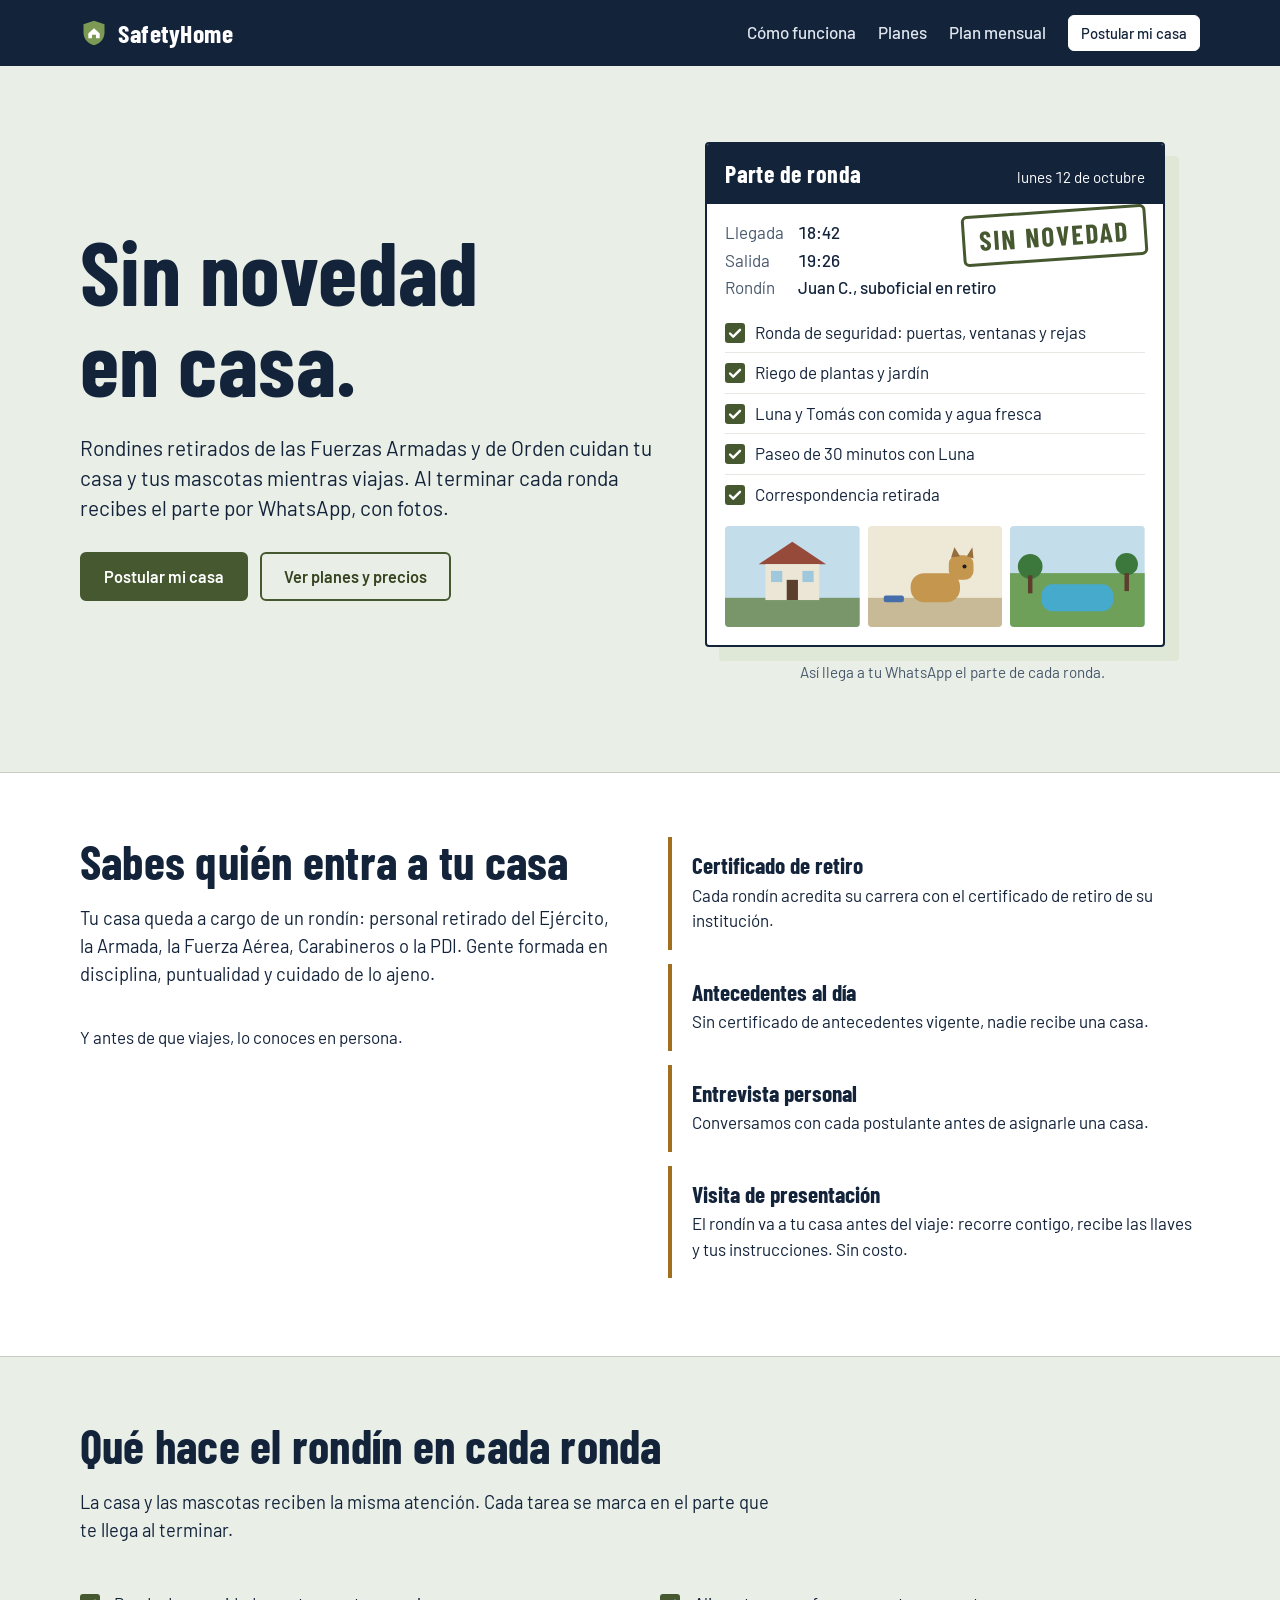
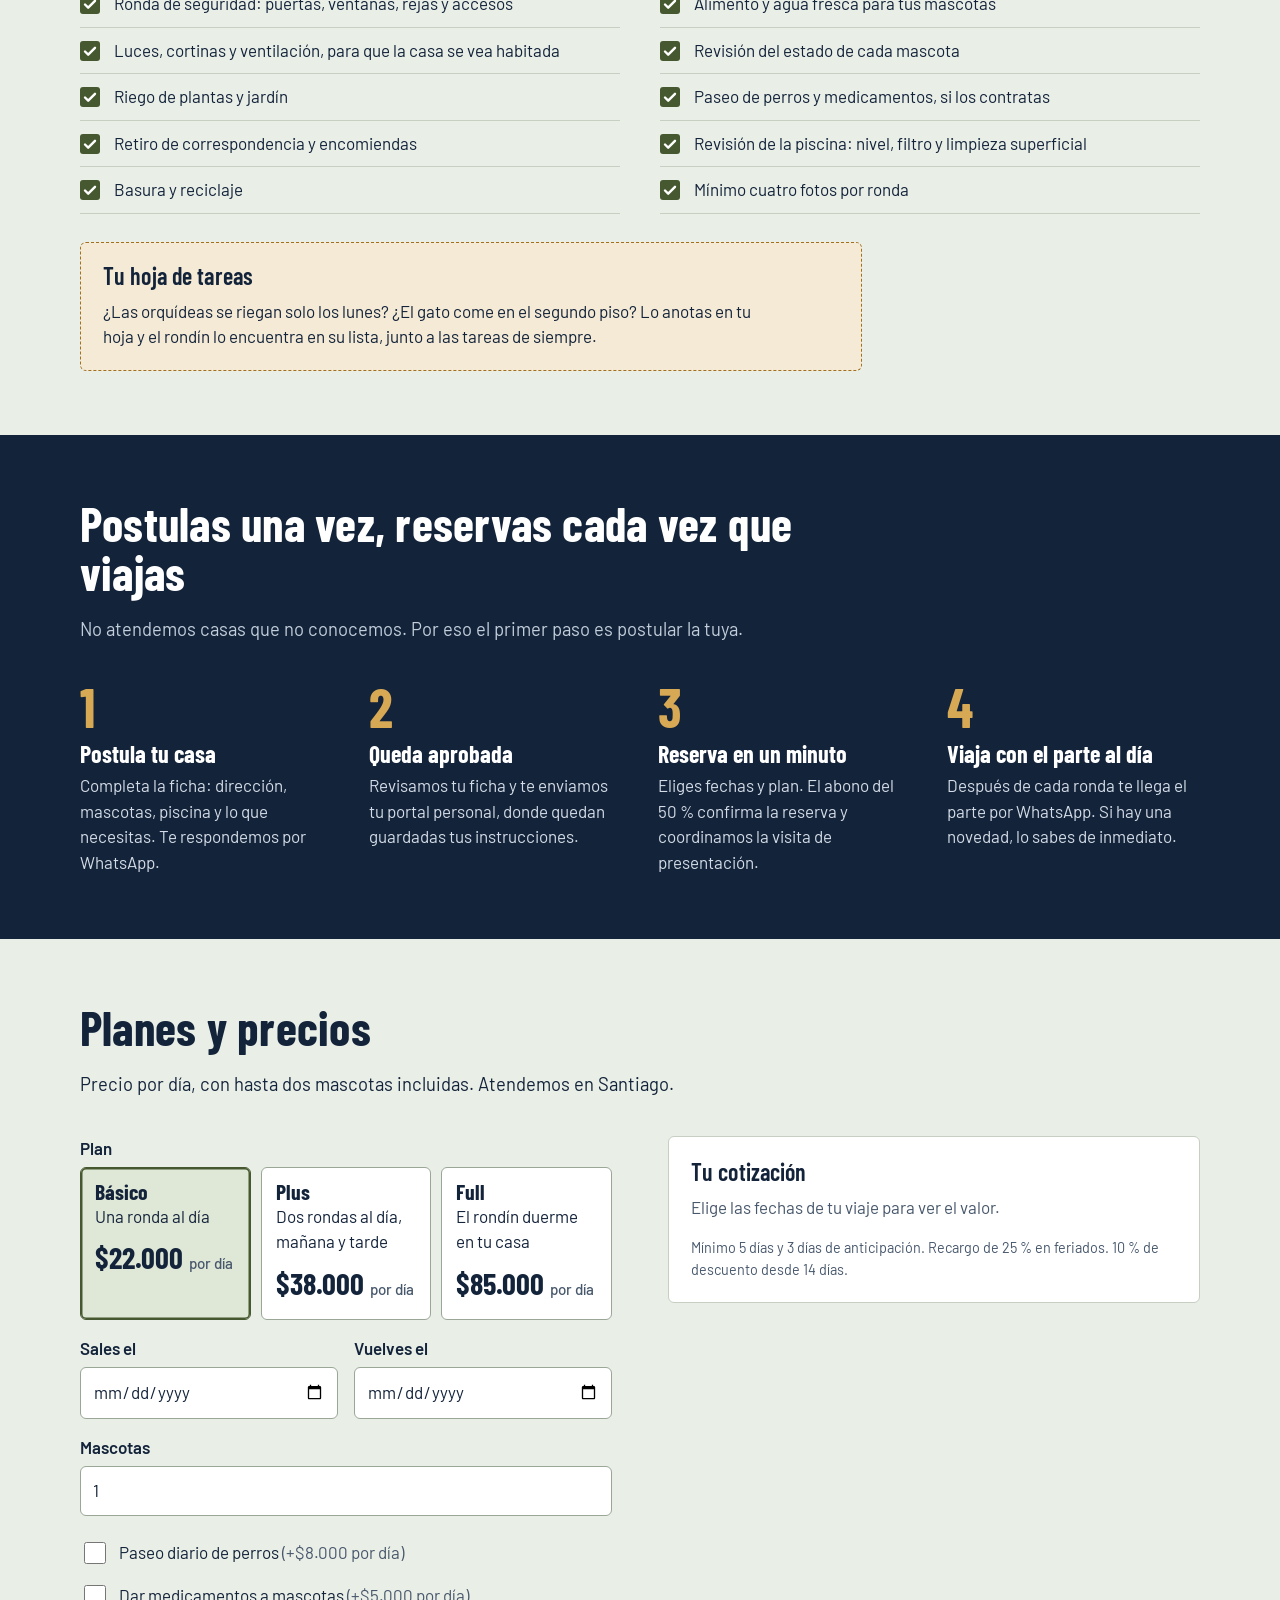
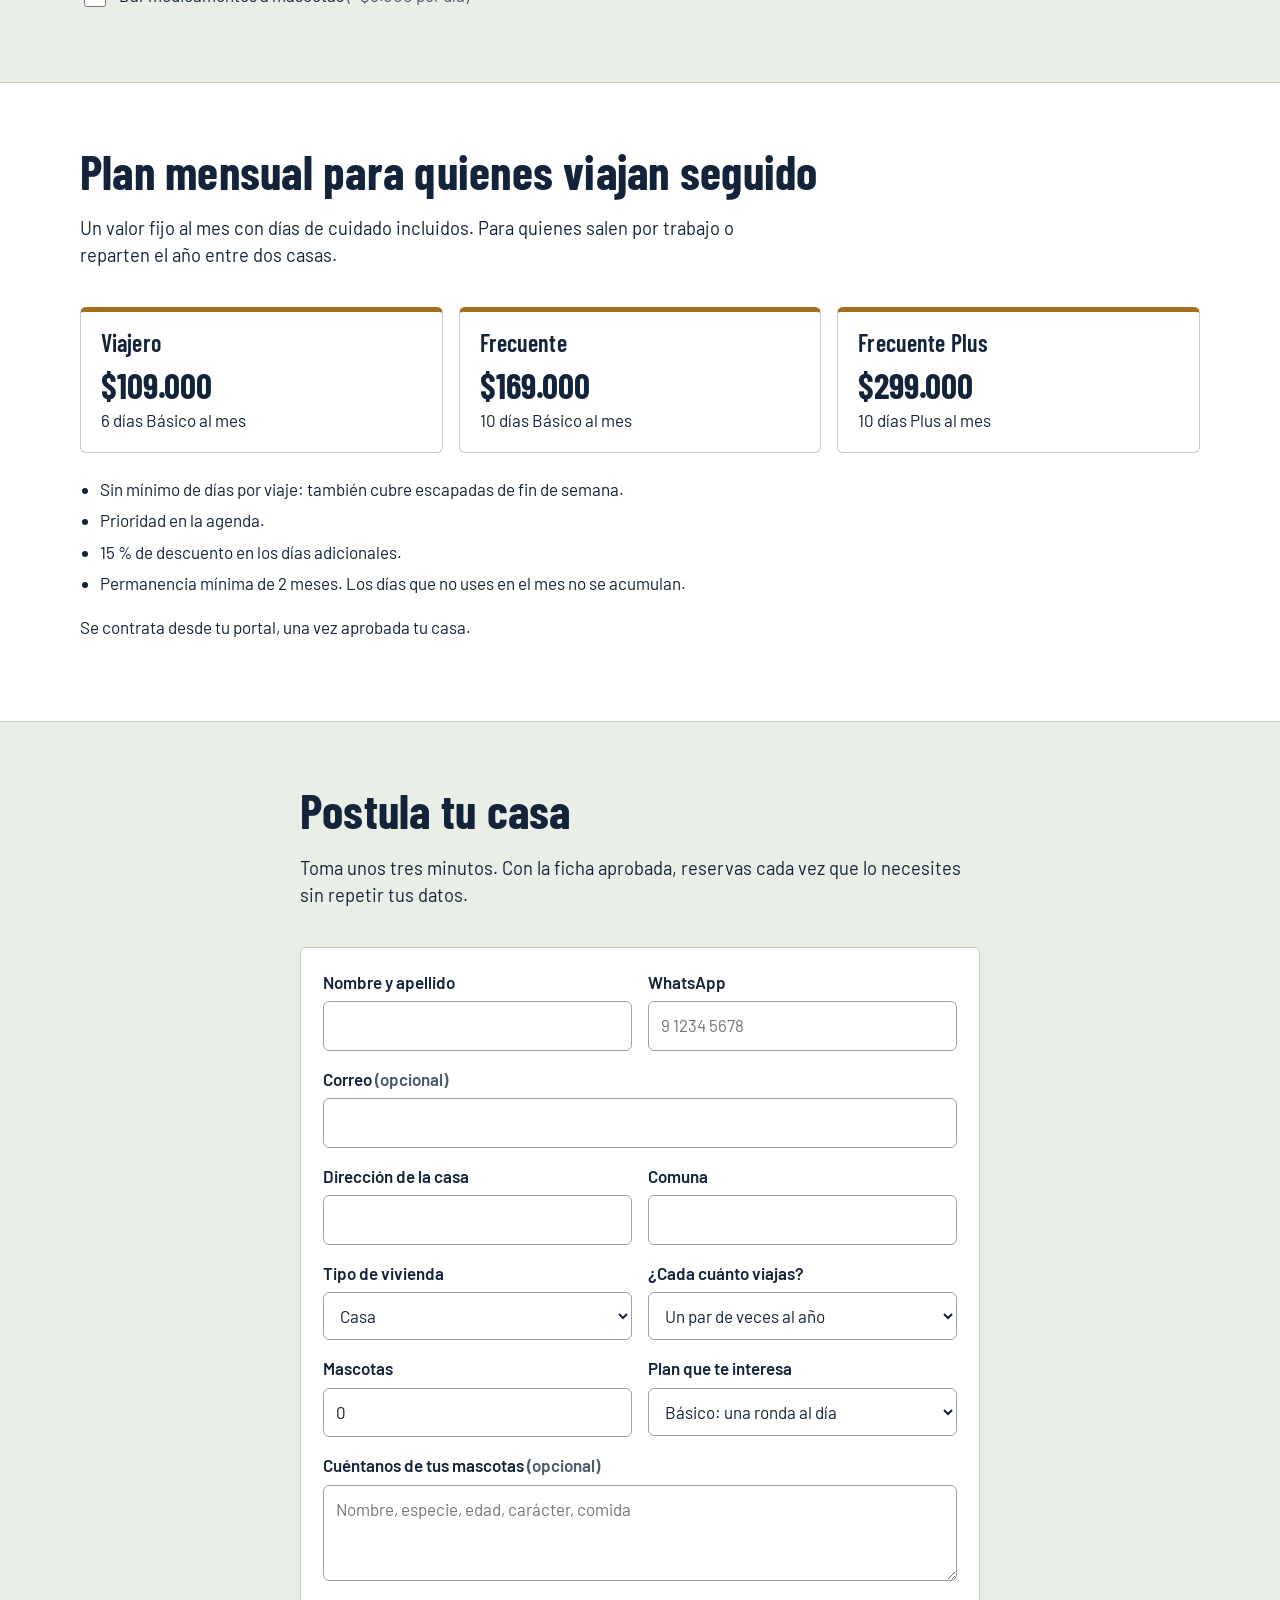
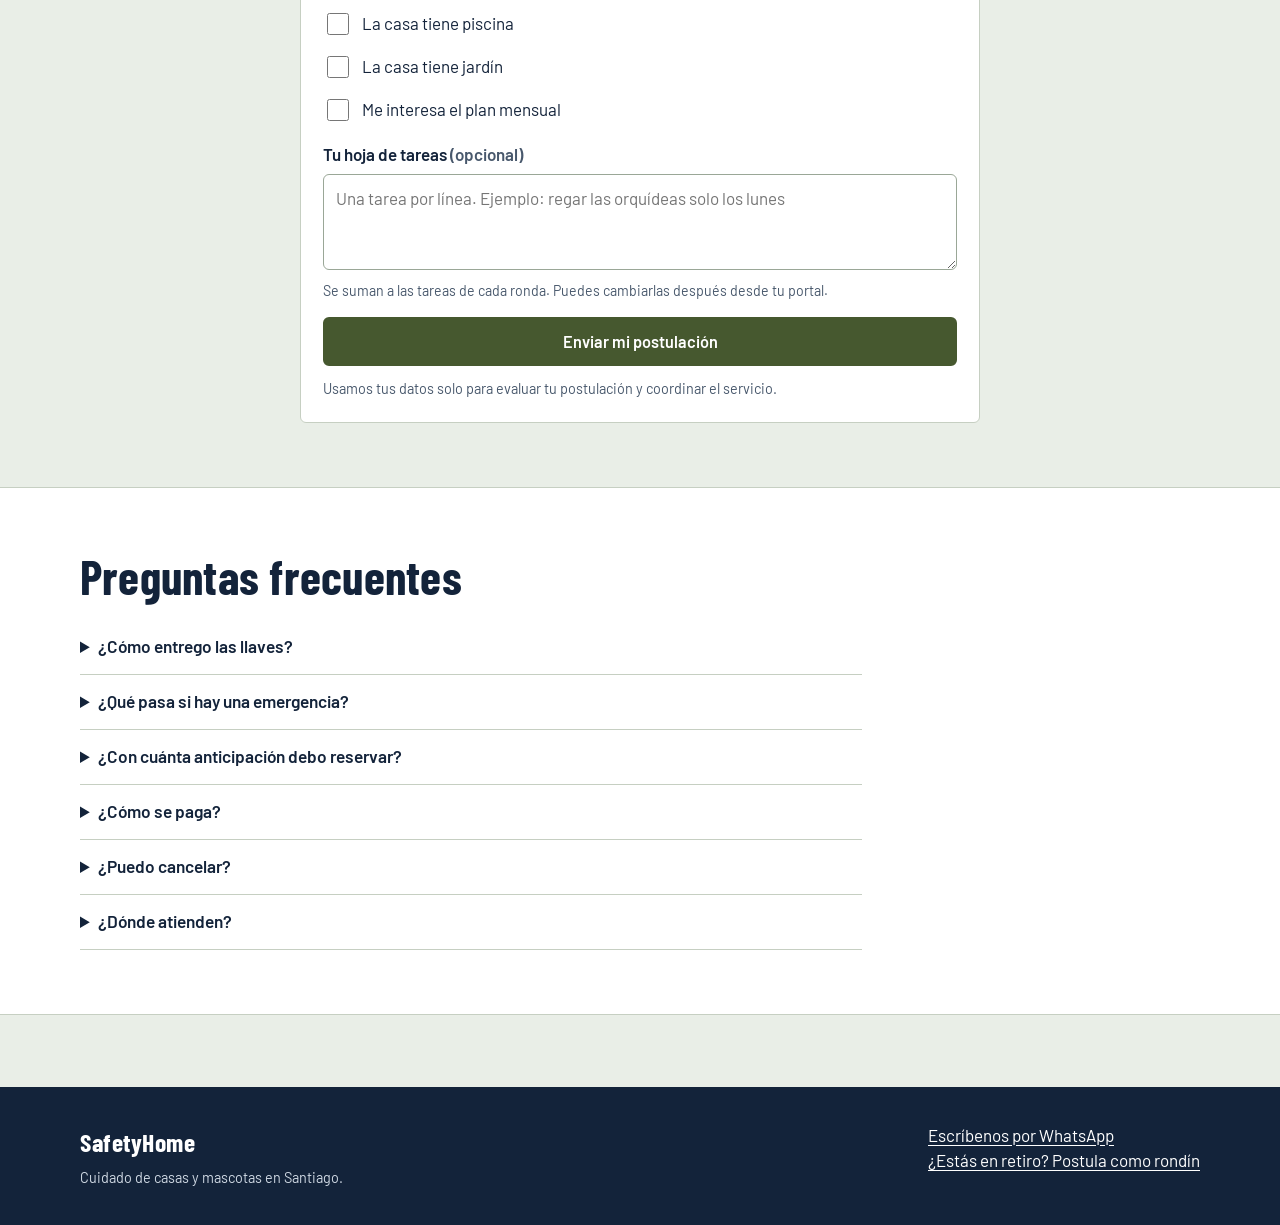
<file: index.html>
<!doctype html>
<html lang="es-CL">
<head>
<meta charset="utf-8">
<meta name="viewport" content="width=device-width, initial-scale=1">
<title>SafetyHome | Cuidado de casas y mascotas mientras viajas</title>
<meta name="description" content="Rondines retirados de las Fuerzas Armadas y de Orden cuidan tu casa y tus mascotas en Santiago mientras viajas. Recibes un parte por WhatsApp después de cada ronda.">
<meta property="og:title" content="SafetyHome | Sin novedad en casa">
<meta property="og:description" content="Cuidado de casas y mascotas en Santiago, con rondines retirados de las Fuerzas Armadas y de Orden.">
<meta name="theme-color" content="#13233a">
<link rel="icon" href="data:image/svg+xml,%3Csvg xmlns='http://www.w3.org/2000/svg' viewBox='0 0 32 32'%3E%3Cpath d='M16 2l12 4v9c0 8-5.200 13-12 15C9.200 28 4 23 4 15V6z' fill='%2346582f'/%3E%3Cpath d='M9.500 16.500L16 10.500l6.500 6V22h-4.200v-4h-4.600v4H9.500z' fill='%23fff'/%3E%3C/svg%3E">
<link rel="stylesheet" href="assets/sh.css">
<style>
  .heroe { padding: 56px 0 64px; }
  .heroe .cont { display: grid; gap: 44px; align-items: center; grid-template-columns: 1fr; }
  .heroe h1 { margin-bottom: .28em; }
  .heroe .bajada { font-size: 1.3rem; line-height: 1.45; max-width: 31em; margin-bottom: 1.4em; }
  .acciones { display: flex; flex-wrap: wrap; gap: 12px; }
  .heroe .parte { max-width: 460px; justify-self: center; width: 100%; box-shadow: 14px 14px 0 var(--olivo-claro); }
  .heroe .parte .sello { position: absolute; right: 16px; top: 66px; background: #fff; }
  .llega { margin: 14px 0 0; font-size: .95rem; color: var(--pizarra); text-align: center; }
  .mini-fotos { display: grid; grid-template-columns: repeat(3, 1fr); gap: 8px; margin-top: 12px; }
  .mini-fotos svg { width: 100%; height: auto; border-radius: 4px; display: block; }
  @media (min-width: 940px) { .heroe { padding: 76px 0 88px; } .heroe .cont { grid-template-columns: 1.08fr .92fr; } .heroe .parte { justify-self: end; } }

  .tramo { padding: 64px 0; }
  .tramo.blanco { background: #fff; border-block: 1px solid var(--linea); }
  .tramo.oscuro { background: var(--tinta); color: #fff; }
  .tramo.oscuro .mut { color: #c3cedb; }
  .tramo > .cont > h2 { max-width: 16em; }
  .intro { font-size: 1.15rem; max-width: 38em; margin-bottom: 2em; }
  .dos { display: grid; gap: 36px 56px; grid-template-columns: 1fr; align-items: start; }
  @media (min-width: 860px) { .dos { grid-template-columns: 1fr 1fr; } }

  .verif { list-style: none; margin: 0; padding: 0; }
  .verif li { padding: 16px 0 16px 20px; border-left: 4px solid var(--bronce); margin-bottom: 14px; }
  .verif strong { display: block; font-family: var(--titulo); font-size: 1.45rem; line-height: 1.1; margin-bottom: 4px; }
  .tramo.oscuro .verif li { border-color: #d7a955; }

  .ronda-lista { columns: 2 260px; column-gap: 40px; list-style: none; margin: 0; padding: 0; }
  .ronda-lista li { break-inside: avoid; padding: 10px 0 10px 34px; position: relative; border-bottom: 1px solid var(--linea); }
  .ronda-lista li::before { content: ""; position: absolute; left: 0; top: 13px; width: 20px; height: 20px; border-radius: 3px; background: var(--olivo) url("data:image/svg+xml,%3Csvg xmlns='http://www.w3.org/2000/svg' viewBox='0 0 20 20'%3E%3Cpath d='M5 10.500l3.200 3.200L15 6.800' fill='none' stroke='white' stroke-width='2.400' stroke-linecap='round' stroke-linejoin='round'/%3E%3C/svg%3E") center/20px; }
  .hoja-cliente { background: var(--bronce-claro); border: 1px dashed var(--bronce); border-radius: var(--radio); padding: 20px 22px; margin-top: 28px; max-width: 46em; }
  .hoja-cliente p { margin: 0; }

  .pasos { list-style: none; counter-reset: paso; margin: 0; padding: 0; display: grid; gap: 28px 36px; grid-template-columns: repeat(auto-fit, minmax(220px, 1fr)); }
  .pasos li { counter-increment: paso; }
  .pasos li::before { content: counter(paso); font-family: var(--titulo); font-weight: 700; font-size: 3.4rem; line-height: 1; color: #d7a955; display: block; margin-bottom: 6px; }
  .pasos strong { font-family: var(--titulo); font-size: 1.5rem; display: block; line-height: 1.1; margin-bottom: 6px; }
  .pasos p { margin: 0; color: #d3dbe6; }

  .precio-dia { font-family: var(--titulo); font-weight: 700; font-size: 1.9rem; display: block; margin-top: 6px; }
  .precio-dia small { font: 500 .95rem var(--texto); color: var(--pizarra); }
  #resultado { margin-top: 8px; }
  .niveles { display: grid; gap: 16px; grid-template-columns: repeat(auto-fit, minmax(230px, 1fr)); margin: 0 0 24px; }
  .nivel { background: #fff; border: 1px solid var(--linea); border-top: 5px solid var(--bronce); border-radius: var(--radio); padding: 18px 20px; }
  .nivel b { font-family: var(--titulo); font-size: 2.2rem; display: block; line-height: 1.1; margin: 4px 0; }
  .ventajas { margin: 0; padding-left: 1.2em; max-width: 46em; }
  .ventajas li { margin-bottom: 6px; }

  details { border-bottom: 1px solid var(--linea); padding: 14px 0; max-width: 46em; }
  summary { font-weight: 600; cursor: pointer; font-size: 1.08rem; }
  details p { margin: 10px 0 0; color: var(--pizarra); }
  .trampa { position: absolute; left: -9999px; }
</style>
</head>
<body>

<header class="cab">
  <div class="cont">
    <a class="marca" href="./">
      <svg viewBox="0 0 32 32" aria-hidden="true"><path d="M16 2l12 4v9c0 8-5.200 13-12 15C9.200 28 4 23 4 15V6z" fill="#7d9a55"/><path d="M9.500 16.500L16 10.500l6.500 6V22h-4.200v-4h-4.600v4H9.500z" fill="#fff"/></svg>
      SafetyHome
    </a>
    <nav aria-label="Secciones">
      <a class="sec" href="#como">Cómo funciona</a>
      <a class="sec" href="#planes">Planes</a>
      <a class="sec" href="#mensual">Plan mensual</a>
      <a class="btn claro mini" href="#postular">Postular mi casa</a>
    </nav>
  </div>
</header>

<main>
<section class="heroe">
  <div class="cont">
    <div>
      <h1>Sin novedad<br>en casa.</h1>
      <p class="bajada">Rondines retirados de las Fuerzas Armadas y de Orden cuidan tu casa y tus mascotas mientras viajas. Al terminar cada ronda recibes el parte por WhatsApp, con fotos.</p>
      <div class="acciones">
        <a class="btn" href="#postular">Postular mi casa</a>
        <a class="btn sec" href="#planes">Ver planes y precios</a>
      </div>
    </div>
    <div>
      <article class="parte" aria-label="Ejemplo del parte de ronda que recibe el cliente">
        <div class="parte-cab"><strong>Parte de ronda</strong><span class="num">lunes 12 de octubre</span></div>
        <div class="parte-cuerpo">
          <dl class="parte-datos">
            <dt>Llegada</dt><dd class="num">18:42</dd>
            <dt>Salida</dt><dd class="num">19:26</dd>
            <dt>Rondín</dt><dd>Juan C., suboficial en retiro</dd>
          </dl>
          <span class="sello">Sin novedad</span>
          <ul class="tareas">
            <li>Ronda de seguridad: puertas, ventanas y rejas</li>
            <li>Riego de plantas y jardín</li>
            <li>Luna y Tomás con comida y agua fresca</li>
            <li>Paseo de 30 minutos con Luna</li>
            <li>Correspondencia retirada</li>
          </ul>
          <div class="mini-fotos" aria-hidden="true">
            <svg viewBox="0 0 120 90"><rect width="120" height="90" fill="#c4ddeb"/><rect y="64" width="120" height="26" fill="#78966a"/><path d="M30 34L60 14l30 20z" fill="#964a3a"/><rect x="36" y="34" width="48" height="32" fill="#ece6d6"/><rect x="55" y="48" width="10" height="18" fill="#5c3e2c"/><rect x="41" y="40" width="10" height="10" fill="#a0c8dc"/><rect x="69" y="40" width="10" height="10" fill="#a0c8dc"/></svg>
            <svg viewBox="0 0 120 90"><rect width="120" height="90" fill="#eee8d6"/><rect y="64" width="120" height="26" fill="#c8ba96"/><rect x="38" y="42" width="44" height="26" rx="12" fill="#c4964e"/><rect x="72" y="26" width="22" height="22" rx="8" fill="#c4964e"/><path d="M74 28l3-9 5 8zM88 27l5-8 1 10z" fill="#966e3c"/><circle cx="86" cy="36" r="1.800" fill="#1e1e1e"/><rect x="14" y="62" width="18" height="6" rx="2" fill="#466eaa"/></svg>
            <svg viewBox="0 0 120 90"><rect width="120" height="90" fill="#c4ddeb"/><rect y="42" width="120" height="48" fill="#6ea05a"/><rect x="28" y="52" width="64" height="24" rx="10" fill="#46aacd"/><circle cx="18" cy="36" r="11" fill="#3c783c"/><rect x="16" y="44" width="4" height="16" fill="#5c3e2c"/><circle cx="104" cy="34" r="10" fill="#3c783c"/><rect x="102" y="42" width="4" height="16" fill="#5c3e2c"/></svg>
          </div>
        </div>
      </article>
      <p class="llega">Así llega a tu WhatsApp el parte de cada ronda.</p>
    </div>
  </div>
</section>

<section class="tramo blanco" id="rondines">
  <div class="cont dos">
    <div>
      <h2>Sabes quién entra a tu casa</h2>
      <p class="intro">Tu casa queda a cargo de un rondín: personal retirado del Ejército, la Armada, la Fuerza Aérea, Carabineros o la PDI. Gente formada en disciplina, puntualidad y cuidado de lo ajeno.</p>
      <p>Y antes de que viajes, lo conoces en persona.</p>
    </div>
    <ul class="verif">
      <li><strong>Certificado de retiro</strong>Cada rondín acredita su carrera con el certificado de retiro de su institución.</li>
      <li><strong>Antecedentes al día</strong>Sin certificado de antecedentes vigente, nadie recibe una casa.</li>
      <li><strong>Entrevista personal</strong>Conversamos con cada postulante antes de asignarle una casa.</li>
      <li><strong>Visita de presentación</strong>El rondín va a tu casa antes del viaje: recorre contigo, recibe las llaves y tus instrucciones. Sin costo.</li>
    </ul>
  </div>
</section>

<section class="tramo" id="ronda">
  <div class="cont">
    <h2>Qué hace el rondín en cada ronda</h2>
    <p class="intro">La casa y las mascotas reciben la misma atención. Cada tarea se marca en el parte que te llega al terminar.</p>
    <ul class="ronda-lista">
      <li>Ronda de seguridad: puertas, ventanas, rejas y accesos</li>
      <li>Luces, cortinas y ventilación, para que la casa se vea habitada</li>
      <li>Riego de plantas y jardín</li>
      <li>Retiro de correspondencia y encomiendas</li>
      <li>Basura y reciclaje</li>
      <li>Alimento y agua fresca para tus mascotas</li>
      <li>Revisión del estado de cada mascota</li>
      <li>Paseo de perros y medicamentos, si los contratas</li>
      <li>Revisión de la piscina: nivel, filtro y limpieza superficial</li>
      <li>Mínimo cuatro fotos por ronda</li>
    </ul>
    <div class="hoja-cliente">
      <h3>Tu hoja de tareas</h3>
      <p>¿Las orquídeas se riegan solo los lunes? ¿El gato come en el segundo piso? Lo anotas en tu hoja y el rondín lo encuentra en su lista, junto a las tareas de siempre.</p>
    </div>
  </div>
</section>

<section class="tramo oscuro" id="como">
  <div class="cont">
    <h2>Postulas una vez, reservas cada vez que viajas</h2>
    <p class="intro mut">No atendemos casas que no conocemos. Por eso el primer paso es postular la tuya.</p>
    <ol class="pasos">
      <li><strong>Postula tu casa</strong><p>Completa la ficha: dirección, mascotas, piscina y lo que necesitas. Te respondemos por WhatsApp.</p></li>
      <li><strong>Queda aprobada</strong><p>Revisamos tu ficha y te enviamos tu portal personal, donde quedan guardadas tus instrucciones.</p></li>
      <li><strong>Reserva en un minuto</strong><p>Eliges fechas y plan. El abono del 50 % confirma la reserva y coordinamos la visita de presentación.</p></li>
      <li><strong>Viaja con el parte al día</strong><p>Después de cada ronda te llega el parte por WhatsApp. Si hay una novedad, lo sabes de inmediato.</p></li>
    </ol>
  </div>
</section>

<section class="tramo" id="planes">
  <div class="cont">
    <h2>Planes y precios</h2>
    <p class="intro">Precio por día, con hasta dos mascotas incluidas. Atendemos en Santiago.</p>
    <div class="dos">
      <form id="cotizador" novalidate>
        <span class="rotulo">Plan</span>
        <div class="opciones" id="planes-op">
          <label class="opcion"><input type="radio" name="plan" value="basico" checked><div><strong>Básico</strong>Una ronda al día<span class="precio-dia" data-precio="basico">$22.000 <small>por día</small></span></div></label>
          <label class="opcion"><input type="radio" name="plan" value="plus"><div><strong>Plus</strong>Dos rondas al día, mañana y tarde<span class="precio-dia" data-precio="plus">$38.000 <small>por día</small></span></div></label>
          <label class="opcion"><input type="radio" name="plan" value="full"><div><strong>Full</strong>El rondín duerme en tu casa<span class="precio-dia" data-precio="full">$85.000 <small>por día</small></span></div></label>
        </div>
        <div class="fila">
          <label class="campo"><span>Sales el</span><input type="date" name="inicio" required></label>
          <label class="campo"><span>Vuelves el</span><input type="date" name="fin" required></label>
        </div>
        <label class="campo"><span>Mascotas</span><input type="number" name="mascotas" min="0" max="20" value="1" inputmode="numeric"></label>
        <label class="marcar"><input type="checkbox" name="paseo"><span>Paseo diario de perros <span class="mut" data-extra="paseo">(+$8.000 por día)</span></span></label>
        <label class="marcar"><input type="checkbox" name="meds"><span>Dar medicamentos a mascotas <span class="mut" data-extra="meds">(+$5.000 por día)</span></span></label>
      </form>
      <div class="hoja" aria-live="polite">
        <h3>Tu cotización</h3>
        <div id="resultado"><p class="mut">Elige las fechas de tu viaje para ver el valor.</p></div>
        <p class="chico mut" style="margin:14px 0 0" id="reglas-txt">Mínimo 5 días y 3 días de anticipación. Recargo de 25 % en feriados. 10 % de descuento desde 14 días.</p>
      </div>
    </div>
  </div>
</section>

<section class="tramo blanco" id="mensual">
  <div class="cont">
    <h2>Plan mensual para quienes viajan seguido</h2>
    <p class="intro">Un valor fijo al mes con días de cuidado incluidos. Para quienes salen por trabajo o reparten el año entre dos casas.</p>
    <div class="niveles" id="niveles">
      <div class="nivel"><h3>Viajero</h3><b>$109.000</b>6 días Básico al mes</div>
      <div class="nivel"><h3>Frecuente</h3><b>$169.000</b>10 días Básico al mes</div>
      <div class="nivel"><h3>Frecuente Plus</h3><b>$299.000</b>10 días Plus al mes</div>
    </div>
    <ul class="ventajas">
      <li>Sin mínimo de días por viaje: también cubre escapadas de fin de semana.</li>
      <li>Prioridad en la agenda.</li>
      <li>15 % de descuento en los días adicionales.</li>
      <li>Permanencia mínima de <span id="min-meses">2</span> meses. Los días que no uses en el mes no se acumulan.</li>
    </ul>
    <p style="margin-top:18px">Se contrata desde tu portal, una vez aprobada tu casa.</p>
  </div>
</section>

<section class="tramo" id="postular">
  <div class="angosto">
    <h2>Postula tu casa</h2>
    <p class="intro">Toma unos tres minutos. Con la ficha aprobada, reservas cada vez que lo necesites sin repetir tus datos.</p>
    <form id="form-postular" class="hoja" novalidate>
      <div class="fila">
        <label class="campo"><span>Nombre y apellido</span><input type="text" name="nombre" autocomplete="name" required></label>
        <label class="campo"><span>WhatsApp</span><input type="tel" name="telefono" autocomplete="tel" placeholder="9 1234 5678" required></label>
      </div>
      <label class="campo"><span>Correo <span class="mut">(opcional)</span></span><input type="email" name="email" autocomplete="email"></label>
      <div class="fila">
        <label class="campo"><span>Dirección de la casa</span><input type="text" name="direccion" autocomplete="street-address" required></label>
        <label class="campo"><span>Comuna</span><input type="text" name="comuna" list="comunas" required></label>
      </div>
      <datalist id="comunas"><option>Las Condes<option>Vitacura<option>Lo Barnechea<option>La Reina<option>Providencia<option>Ñuñoa<option>Peñalolén<option>Huechuraba<option>La Florida<option>Macul<option>Santiago<option>San Miguel<option>Maipú<option>Colina</datalist>
      <div class="fila">
        <label class="campo"><span>Tipo de vivienda</span><select name="tipo_vivienda"><option>Casa</option><option>Departamento</option><option>Parcela</option></select></label>
        <label class="campo"><span>¿Cada cuánto viajas?</span><select name="frecuencia_viajes"><option>Un par de veces al año</option><option>Cada dos o tres meses</option><option>Una vez al mes</option><option>Varias veces al mes</option></select></label>
      </div>
      <div class="fila">
        <label class="campo"><span>Mascotas</span><input type="number" name="mascotas" min="0" max="20" value="0" inputmode="numeric"></label>
        <label class="campo"><span>Plan que te interesa</span><select name="plan_interes"><option value="basico">Básico: una ronda al día</option><option value="plus">Plus: dos rondas al día</option><option value="full">Full: el rondín duerme en casa</option></select></label>
      </div>
      <label class="campo"><span>Cuéntanos de tus mascotas <span class="mut">(opcional)</span></span><textarea name="detalle_mascotas" placeholder="Nombre, especie, edad, carácter, comida"></textarea></label>
      <label class="marcar"><input type="checkbox" name="piscina"><span>La casa tiene piscina</span></label>
      <label class="marcar"><input type="checkbox" name="jardin"><span>La casa tiene jardín</span></label>
      <label class="marcar"><input type="checkbox" name="interes_mensual"><span>Me interesa el plan mensual</span></label>
      <label class="campo" style="margin-top:10px"><span>Tu hoja de tareas <span class="mut">(opcional)</span></span><textarea name="tareas_extra" placeholder="Una tarea por línea. Ejemplo: regar las orquídeas solo los lunes"></textarea><small>Se suman a las tareas de cada ronda. Puedes cambiarlas después desde tu portal.</small></label>
      <label class="trampa" aria-hidden="true">No completar<input type="text" name="web" tabindex="-1" autocomplete="off"></label>
      <div id="postular-error" class="error oculto" role="alert"></div>
      <button class="btn ancho" type="submit" data-espera="Enviando tu postulación…">Enviar mi postulación</button>
      <p class="chico mut" style="margin:12px 0 0">Usamos tus datos solo para evaluar tu postulación y coordinar el servicio.</p>
    </form>
    <div id="postular-ok" class="exito oculto" role="status">
      <h3>Recibimos tu postulación</h3>
      <p>La revisamos y te escribimos por WhatsApp con el resultado y el enlace a tu portal.</p>
      <a class="btn sec" id="postular-wa" target="_blank" rel="noopener" href="#">Escribirnos por WhatsApp</a>
    </div>
  </div>
</section>

<section class="tramo blanco" id="preguntas">
  <div class="cont">
    <h2>Preguntas frecuentes</h2>
    <details><summary>¿Cómo entrego las llaves?</summary><p>En la visita de presentación, antes del viaje. El rondín recorre la casa contigo, recibe las llaves y revisa tus instrucciones. Esa visita no tiene costo.</p></details>
    <details><summary>¿Qué pasa si hay una emergencia?</summary><p>El rondín sigue un protocolo: ante un robo, una fuga de agua o gas, o una mascota enferma, avisa de inmediato a SafetyHome y a ti, llama al servicio de emergencia que corresponda o al veterinario de tu ficha, y deja todo registrado en el parte.</p></details>
    <details><summary>¿Con cuánta anticipación debo reservar?</summary><p>Al menos <span data-regla="anticipacion">3</span> días antes de salir. El mínimo por reserva es de <span data-regla="min">5</span> días; con el plan mensual no hay mínimo.</p></details>
    <details><summary>¿Cómo se paga?</summary><p>Por transferencia. El abono del 50 % confirma tu reserva y el saldo se paga antes de que comience el servicio.</p></details>
    <details><summary>¿Puedo cancelar?</summary><p>Sí, desde tu portal. Si cancelas con menos de <span data-regla="cancelacion">48</span> horas de anticipación, el abono no se devuelve.</p></details>
    <details><summary>¿Dónde atienden?</summary><p>Por ahora, solo en Santiago.</p></details>
  </div>
</section>
</main>

<footer class="pie">
  <div class="cont">
    <div><span class="marca">SafetyHome</span><p class="chico" style="margin:6px 0 0">Cuidado de casas y mascotas en Santiago.</p></div>
    <div><a id="pie-wa" href="#" target="_blank" rel="noopener">Escríbenos por WhatsApp</a><br><a href="rondines.html">¿Estás en retiro? Postula como rondín</a></div>
  </div>
</footer>

<script src="vendor/supabase.js"></script>
<script src="assets/sh.js"></script>
<script>
(async function () {
  const { $, $$, rpc, clp, esc, datos, lineas, hoyISO, masDias, wa, ocupado, mensaje } = SH;
  let cfg = { precios: { basico: 22000, plus: 38000, full: 85000, paseo: 8000, meds: 5000, min_dias: 5, feriado_pct: .25, desc_14: .1 }, reglas: { anticipacion_dias: 3, cancelacion_horas: 48 }, whatsapp: '56945210814' };

  function aplicarConfig() {
    const p = cfg.precios || {}, r = cfg.reglas || {};
    $$('[data-precio]').forEach((el) => { el.innerHTML = `${clp(p[el.dataset.precio])} <small>por día</small>`; });
    $('[data-extra=paseo]').textContent = `(+${clp(p.paseo)} por día)`;
    $('[data-extra=meds]').textContent = `(+${clp(p.meds)} por día)`;
    $('#reglas-txt').textContent = `Mínimo ${p.min_dias} días y ${r.anticipacion_dias} días de anticipación. Recargo de ${Math.round(p.feriado_pct * 100)} % en feriados. ${Math.round(p.desc_14 * 100)} % de descuento desde 14 días.`;
    $$('[data-regla=anticipacion]').forEach((e) => { e.textContent = r.anticipacion_dias; });
    $$('[data-regla=min]').forEach((e) => { e.textContent = p.min_dias; });
    $$('[data-regla=cancelacion]').forEach((e) => { e.textContent = r.cancelacion_horas; });
    const m = cfg.membresias;
    if (m && m.niveles && m.niveles.length) {
      $('#niveles').innerHTML = m.niveles.map((n) => `<div class="nivel"><h3>${esc(n.nombre)}</h3><b>${clp(n.precio)}</b>${n.dias} días ${esc((SH.PLAN[n.plan] || {}).n || n.plan)} al mes</div>`).join('');
      $('#min-meses').textContent = m.min_meses || 2;
    }
    const texto = 'Hola, quiero saber más de SafetyHome.';
    $('#pie-wa').href = wa(cfg.whatsapp, texto);
    $('#postular-wa').href = wa(cfg.whatsapp, 'Hola, acabo de postular mi casa en SafetyHome.');
    const min = masDias(hoyISO(), r.anticipacion_dias || 3);
    $('#cotizador [name=inicio]').min = min; $('#cotizador [name=fin]').min = min;
  }
  aplicarConfig();
  rpc('safehome_config_publica').then((c) => { if (c) { cfg = Object.assign(cfg, c); aplicarConfig(); } }).catch(() => {});

  // Cotizador: el cálculo lo hace el servidor, la misma función que usa la reserva.
  const cot = $('#cotizador'); let turno = 0;
  async function cotizar() {
    const d = datos(cot), caja = $('#resultado');
    if (!d.inicio || !d.fin) { caja.innerHTML = '<p class="mut">Elige las fechas de tu viaje para ver el valor.</p>'; return; }
    const mio = ++turno;
    try {
      const r = await rpc('safehome_cotizar', { p_plan: d.plan, p_inicio: d.inicio, p_fin: d.fin, p_mascotas: d.mascotas || 0, p_extras: { paseo: d.paseo, meds: d.meds } });
      if (mio !== turno) return;
      if (!r.ok) { caja.innerHTML = `<div class="error">${esc(r.error)}</div>`; return; }
      caja.innerHTML = r.lineas.map((l) => `<div class="dato"><span>${esc(l.t)}</span><span class="num">${l.m < 0 ? '−' + clp(-l.m) : clp(l.m)}</span></div>`).join('')
        + `<div class="total"><span>Total por ${SH.plural(r.dias, 'día', 'días')}</span><b class="num">${clp(r.total)}</b></div>`
        + `<p style="margin:8px 0 16px">Abono para confirmar: <strong class="num">${clp(r.abono)}</strong></p>`
        + '<a class="btn ancho" href="#postular">Postular mi casa para reservar</a>';
    } catch (e) { if (mio === turno) caja.innerHTML = `<div class="error">${esc(mensaje(e))}</div>`; }
  }
  cot.addEventListener('input', () => { const i = cot.inicio.value; if (i) cot.fin.min = i; cotizar(); });
  cot.addEventListener('submit', (e) => e.preventDefault());

  // Postulación
  const form = $('#form-postular'), err = $('#postular-error');
  form.addEventListener('submit', async (e) => {
    e.preventDefault(); err.classList.add('oculto');
    const d = datos(form); d.tareas_extra = lineas(d.tareas_extra);
    const plan = datos(cot).plan; if (plan && !form.dataset.planTocado) d.plan_interes = d.plan_interes || plan;
    try {
      const r = await ocupado(form.querySelector('button[type=submit]'), () => rpc('safehome_postular_cliente', { p: d }));
      if (!r.ok) { err.textContent = r.error; err.classList.remove('oculto'); err.scrollIntoView({ block: 'center' }); return; }
      form.classList.add('oculto');
      const ok = $('#postular-ok'); ok.classList.remove('oculto');
      if (r.repetida) ok.querySelector('p').textContent = 'Ya teníamos una postulación con ese teléfono. Si aún no te respondemos, escríbenos por WhatsApp.';
      ok.scrollIntoView({ block: 'center' });
    } catch (ex) { err.textContent = mensaje(ex); err.classList.remove('oculto'); }
  });
})();
</script>
</body>
</html>
</file>
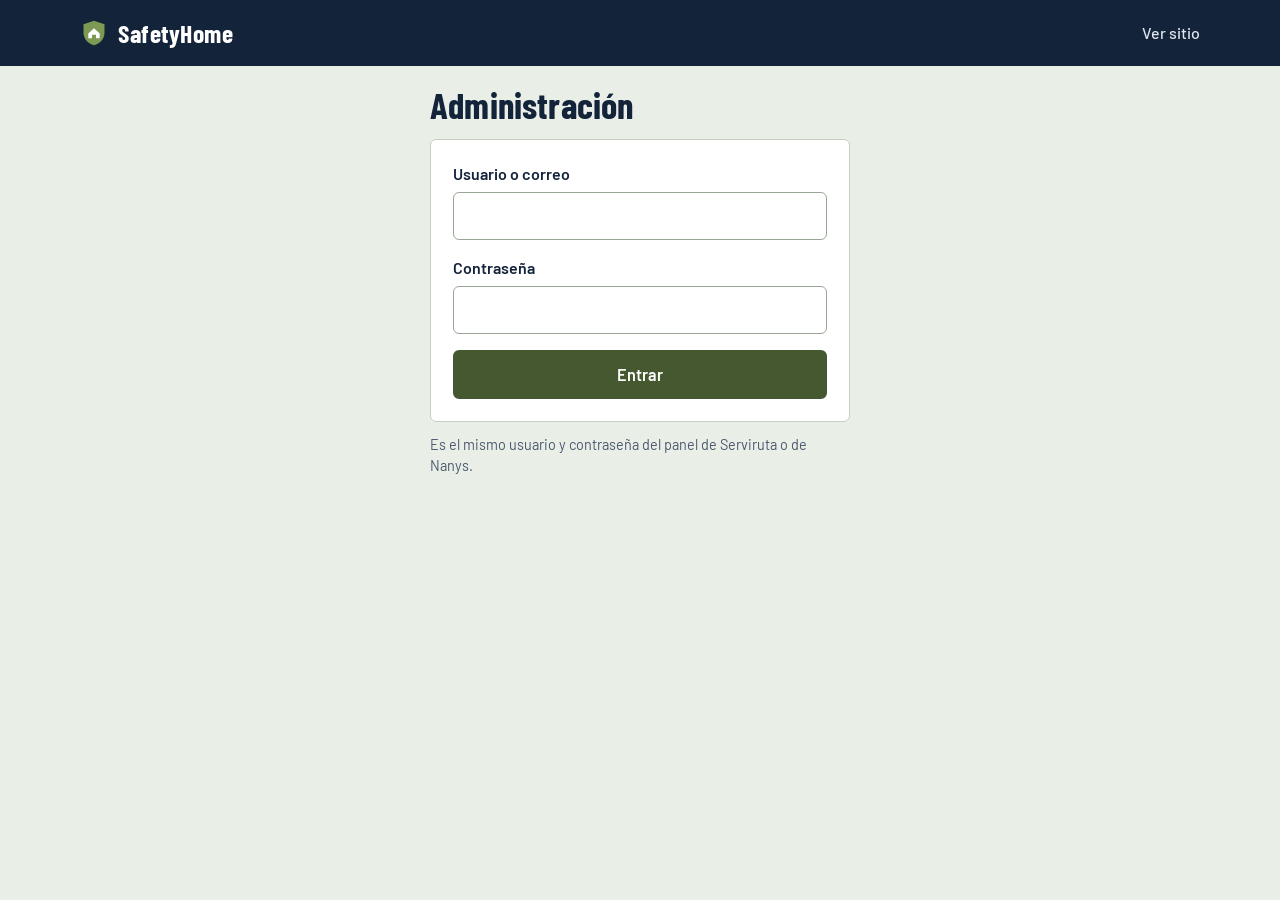
<file: admin.html>
<!doctype html>
<html lang="es-CL" data-admin="1">
<head>
<meta charset="utf-8">
<meta name="viewport" content="width=device-width, initial-scale=1">
<title>Administración | SafetyHome</title>
<meta name="robots" content="noindex">
<meta name="theme-color" content="#13233a">
<link rel="icon" href="data:image/svg+xml,%3Csvg xmlns='http://www.w3.org/2000/svg' viewBox='0 0 32 32'%3E%3Cpath d='M16 2l12 4v9c0 8-5.200 13-12 15C9.200 28 4 23 4 15V6z' fill='%2346582f'/%3E%3Cpath d='M9.500 16.500L16 10.500l6.500 6V22h-4.200v-4h-4.600v4H9.500z' fill='%23fff'/%3E%3C/svg%3E">
<link rel="stylesheet" href="assets/sh.css">
<style>
  body { font-size: 16px; }
  main { padding: 20px 0 60px; }
  h1 { font-size: 2.3rem; } h2 { font-size: 1.8rem; margin-top: 6px; } h3 { font-size: 1.3rem; }
  .pestanas { display: flex; gap: 4px; overflow-x: auto; border-bottom: 2px solid var(--tinta); margin-bottom: 20px; }
  .pestanas button { font: 600 .98rem var(--texto); background: none; border: 0; padding: 10px 13px; cursor: pointer; color: var(--pizarra); white-space: nowrap; border-radius: var(--radio) var(--radio) 0 0; }
  .pestanas button[aria-selected=true] { background: var(--tinta); color: #fff; }
  .pestanas .cta { background: var(--bronce); color: #fff; border-radius: 99px; font-size: .78rem; padding: 1px 7px; margin-left: 5px; }
  .tabla-caja { overflow-x: auto; background: #fff; border: 1px solid var(--linea); border-radius: var(--radio); }
  table { border-collapse: collapse; width: 100%; min-width: 620px; }
  th { text-align: left; font-weight: 600; color: var(--pizarra); font-size: .88rem; padding: 10px 12px; border-bottom: 2px solid var(--linea); white-space: nowrap; }
  td { padding: 10px 12px; border-bottom: 1px solid #e6ebe3; vertical-align: top; }
  tbody tr { cursor: pointer; } tbody tr:hover { background: #f4f7f1; } tbody tr:last-child td { border-bottom: 0; }
  td.n, th.n { text-align: right; font-variant-numeric: tabular-nums; white-space: nowrap; }
  .cifras { display: grid; grid-template-columns: repeat(auto-fit, minmax(150px, 1fr)); gap: 12px; margin-bottom: 22px; }
  .cifras div { background: #fff; border: 1px solid var(--linea); border-radius: var(--radio); padding: 12px 14px; }
  .cifras b { font-family: var(--titulo); font-size: 2.1rem; display: block; line-height: 1.05; }
  .pend { list-style: none; padding: 0; margin: 0; }
  .pend li { display: flex; justify-content: space-between; gap: 12px; align-items: center; padding: 11px 14px; background: #fff; border: 1px solid var(--linea); border-left: 5px solid var(--bronce); border-radius: var(--radio); margin-bottom: 8px; }
  .pend li.grave { border-left-color: var(--alerta); }
  .barra-acc { display: flex; flex-wrap: wrap; gap: 8px; margin: 14px 0 0; }
  .cab-sec { display: flex; justify-content: space-between; align-items: center; gap: 12px; flex-wrap: wrap; margin-bottom: 12px; }
  .ficha { display: grid; grid-template-columns: repeat(auto-fit, minmax(230px, 1fr)); gap: 0 24px; }
  .pre { white-space: pre-line; }
  .cfg-grupo { margin-bottom: 18px; }
  .cfg-grid { display: grid; grid-template-columns: repeat(auto-fit, minmax(170px, 1fr)); gap: 0 14px; }
  .filas-ed > div { display: grid; grid-template-columns: 1fr auto; gap: 8px; margin-bottom: 8px; align-items: start; }
  .filas-ed .campos { display: grid; gap: 8px; grid-template-columns: repeat(auto-fit, minmax(120px, 1fr)); }
  .filas-ed input, .filas-ed select { min-height: 42px; padding: 8px 10px; }
  .msg { white-space: pre-wrap; background: #f1f5ee; border-radius: var(--radio); padding: 12px; font-size: .93rem; }
  code.cod { font: 600 1.15rem var(--texto); letter-spacing: .12em; background: var(--bronce-claro); padding: 2px 8px; border-radius: 4px; }
</style>
</head>
<body>
<header class="cab">
  <div class="cont">
    <span class="marca">
      <svg viewBox="0 0 32 32" aria-hidden="true"><path d="M16 2l12 4v9c0 8-5.200 13-12 15C9.200 28 4 23 4 15V6z" fill="#7d9a55"/><path d="M9.500 16.500L16 10.500l6.500 6V22h-4.200v-4h-4.600v4H9.500z" fill="#fff"/></svg>
      SafetyHome
    </span>
    <nav><a href="./" target="_blank" rel="noopener" class="sec">Ver sitio</a><a href="#" id="salir" class="oculto">Salir</a></nav>
  </div>
</header>

<main><div class="cont" id="app"><p class="cargando">Cargando…</p></div></main>

<dialog id="dlg"><div class="dlg-cab"><h3 id="dlg-titulo"></h3><button class="cerrar" type="button" id="dlg-cerrar" aria-label="Cerrar">×</button></div><div class="dlg-cuerpo" id="dlg-cuerpo"></div></dialog>

<script src="vendor/supabase.js"></script>
<script src="assets/sh.js"></script>
<script>
(function () {
  const { db, rpc, fn, $, $$, esc, clp, fecha, fechaLarga, hora, fechaHora, hoyISO, tel, wa, mapa, plural, PLAN, chip, toast, datos, lineas, ocupado, subir, azar, parteHTML, pintarFotos, mensaje } = SH;
  const app = $('#app'), dlg = $('#dlg');
  const S = { clientes: [], reservas: [], rondines: [], visitas: [], pagos: [], membresias: [], avisos: [], cfg: {} };
  let pestana = 'inicio', abierto = null;
  const porId = (lista, id) => lista.find((x) => x.id === id);
  const sitio = () => String((S.cfg.sitio || {}).url || location.href.replace(/admin\.html.*$/, '')).replace(/\/+$/, '');
  const esPrueba = (x) => /^SEED PRUEBA/.test(x.notas || '');
  const marca = (x) => (esPrueba(x) ? ' <span class="chip">prueba</span>' : '');

  $('#dlg-cerrar').addEventListener('click', () => dlg.close());
  dlg.addEventListener('close', () => { abierto = null; });
  $('#salir').addEventListener('click', async (e) => { e.preventDefault(); await db.auth.signOut(); location.reload(); });

  // ---------- Ingreso ----------
  function pantallaIngreso(error) {
    $('#salir').classList.add('oculto');
    app.innerHTML = `<div class="angosto" style="width:min(420px,100%)"><h1>Administración</h1>
      <form id="ingreso" class="hoja">
        <label class="campo"><span>Usuario o correo</span><input type="text" name="u" autocomplete="username" required></label>
        <label class="campo"><span>Contraseña</span><input type="password" name="p" autocomplete="current-password" required></label>
        ${error ? `<div class="error" role="alert">${esc(error)}</div>` : ''}
        <button class="btn ancho" type="submit" data-espera="Entrando…">Entrar</button>
      </form><p class="mut chico" style="margin-top:12px">Es el mismo usuario y contraseña del panel de Serviruta o de Nanys.</p></div>`;
    $('#ingreso').addEventListener('submit', async (e) => {
      e.preventDefault(); const u = e.target.u.value.trim().toLowerCase(), p = e.target.p.value;
      await ocupado(e.target.querySelector('button'), async () => {
        const { error: err } = await db.auth.signInWithPassword({ email: u.includes('@') ? u : u + '@serviruta.local', password: p });
        if (err) return pantallaIngreso(/invalid/i.test(err.message) ? 'Usuario o contraseña incorrectos.' : mensaje(err));
        await iniciar();
      });
    });
  }

  async function iniciar() {
    const { data } = await db.auth.getSession();
    if (!data.session) return pantallaIngreso();
    let ok = false; try { ok = await rpc('safehome_is_admin'); } catch (e) { return pantallaIngreso(mensaje(e)); }
    if (!ok) { await db.auth.signOut(); return pantallaIngreso('Ese usuario no tiene acceso a SafetyHome.'); }
    $('#salir').classList.remove('oculto');
    try { await cargar(); pintar(); } catch (e) { app.innerHTML = `<div class="error">${esc(mensaje(e))}</div>`; }
  }

  async function tabla(nombre, orden, limite) {
    let q = db.from(nombre).select('*').order(orden || 'created_at', { ascending: false });
    if (limite) q = q.limit(limite);
    const { data, error } = await q; if (error) throw new Error(mensaje(error)); return data || [];
  }
  async function cargar() {
    const [c, r, k, v, p, m, a, cfg] = await Promise.all([
      tabla('safehome_clientes'), tabla('safehome_reservas', 'fecha_inicio'), tabla('safehome_cuidadores'), tabla('safehome_visitas', 'hora_llegada', 400),
      tabla('safehome_pagos', 'created_at', 400), tabla('safehome_membresias'), tabla('safehome_avisos', 'created_at', 150), tabla('safehome_config', 'key'),
    ]);
    v.forEach((x) => { if (x.presentacion) x.tipo = 'presentacion'; });
    Object.assign(S, { clientes: c, reservas: r, rondines: k, visitas: v, pagos: p, membresias: m, avisos: a });
    S.cfg = {}; cfg.forEach((x) => { S.cfg[x.key] = x.value; });
  }
  async function refrescar() { await cargar(); pintar(); if (abierto) abrir(abierto.tipo, abierto.id); }
  async function guardar(tablaN, id, cambios, okMsg) {
    const { error } = await db.from(tablaN).update(cambios).eq('id', id);
    if (error) return toast(mensaje(error), true);
    if (okMsg) toast(okMsg); await refrescar();
  }
  async function insertar(tablaN, fila, okMsg) {
    const { error } = await db.from(tablaN).insert(fila);
    if (error) { toast(mensaje(error), true); return false; }
    if (okMsg) toast(okMsg); await refrescar(); return true;
  }

  // ---------- Cálculos ----------
  const pendientePago = (kid) => S.visitas.filter((v) => v.cuidador_id === kid && v.hora_salida && !v.pago_id && v.pago_monto > 0);
  const nombreRondin = (id) => (porId(S.rondines, id) || {}).nombre || 'Sin asignar';
  function atencion() {
    const hoy = hoyISO(), items = [], en7 = SH.masDias(hoy, 7), hace7 = SH.masDias(hoy, -7);
    S.clientes.filter((c) => c.estado === 'postulante').forEach((c) => items.push({ t: `Postulación de cliente: ${c.nombre}, ${c.comuna || 'sin comuna'}`, a: ['cliente', c.id] }));
    S.rondines.filter((k) => k.estado === 'postulante').forEach((k) => items.push({ t: `Postulación de rondín: ${k.nombre}${k.institucion ? ', ' + k.institucion : ''}`, a: ['rondin', k.id] }));
    S.membresias.filter((m) => m.estado === 'solicitada').forEach((m) => items.push({ t: `Solicitud de plan mensual ${m.nombre || m.nivel}: ${(porId(S.clientes, m.cliente_id) || {}).nombre || ''}`, a: ['membresia', m.id] }));
    S.reservas.filter((r) => ['cotizacion', 'contactado'].includes(r.estado)).forEach((r) => items.push({ t: `Reserva ${r.codigo} por confirmar: ${r.nombre}, desde el ${fecha(r.fecha_inicio)}${r.pagado >= r.abono && r.total > 0 ? ' (abono recibido)' : ''}`, a: ['reserva', r.id] }));
    S.reservas.filter((r) => r.estado === 'confirmada' && !r.cuidador_id).forEach((r) => items.push({ t: `Reserva ${r.codigo} sin rondín asignado`, a: ['reserva', r.id], g: 1 }));
    S.reservas.filter((r) => r.estado === 'confirmada' && !r.presentacion_fecha && r.fecha_inicio <= en7).forEach((r) => items.push({ t: `Reserva ${r.codigo}: falta coordinar la visita de presentación`, a: ['reserva', r.id] }));
    S.visitas.filter((v) => v.incidencia && v.fecha >= hace7).forEach((v) => items.push({ t: `Ronda con novedad el ${fecha(v.fecha)}: ${(porId(S.reservas, v.reserva_id) || {}).nombre || ''}`, a: ['visita', v.id], g: 1 }));
    return items;
  }

  // ---------- Pantallas ----------
  const PEST = [['inicio', 'Inicio'], ['clientes', 'Clientes'], ['reservas', 'Reservas'], ['rondines', 'Rondines'], ['rondas', 'Rondas'], ['pagos', 'Pagos'], ['mensual', 'Plan mensual'], ['avisos', 'Avisos'], ['config', 'Configuración']];
  function pintar() {
    const at = atencion();
    const cuerpo = { inicio: vInicio, clientes: vClientes, reservas: vReservas, rondines: vRondines, rondas: vRondas, pagos: vPagos, mensual: vMensual, avisos: vAvisos, config: vConfig }[pestana](at);
    app.innerHTML = `<div class="pestanas" role="tablist">${PEST.map(([k, t]) => `<button role="tab" type="button" data-p="${k}" aria-selected="${k === pestana}">${t}${k === 'inicio' && at.length ? `<span class="cta">${at.length}</span>` : ''}</button>`).join('')}</div>${cuerpo}`;
    $$('[data-p]').forEach((b) => b.addEventListener('click', () => { pestana = b.dataset.p; pintar(); }));
    $$('[data-abrir]').forEach((el) => el.addEventListener('click', () => { const [t, id] = el.dataset.abrir.split(':'); abrir(t, id); }));
    if (pestana === 'config') conectarConfig();
    if (pestana === 'avisos') conectarAvisos();
    if (pestana === 'pagos') conectarPagos();
    const nc = $('#nuevo-cliente'); if (nc) nc.addEventListener('click', () => abrir('cliente-nuevo'));
  }
  const vacio = (t) => `<div class="hoja"><p class="mut" style="margin:0">${t}</p></div>`;
  const tablaHTML = (cab, filas) => `<div class="tabla-caja"><table><thead><tr>${cab.map((c) => `<th${c.n ? ' class="n"' : ''}>${c.t || c}</th>`).join('')}</tr></thead><tbody>${filas.join('')}</tbody></table></div>`;

  function vInicio(at) {
    const hoy = hoyISO(), rd = (S.cfg.reglas || {}).rondas_dia || {};
    const enCurso = S.reservas.filter((r) => ['confirmada', 'en_curso'].includes(r.estado) && r.fecha_inicio <= hoy && r.fecha_fin >= hoy);
    const esperadas = enCurso.reduce((a, r) => a + (rd[r.plan] || 1), 0);
    const hechas = S.visitas.filter((v) => v.fecha === hoy && v.hora_salida && v.tipo !== 'presentacion').length;
    const porPagar = S.visitas.filter((v) => v.hora_salida && !v.pago_id).reduce((a, v) => a + (v.pago_monto || 0), 0);
    const nCli = S.clientes.filter((c) => c.estado === 'aprobado').length, nRon = S.rondines.filter((k) => k.estado === 'activo').length;
    const sinRonda = enCurso.filter((r) => S.visitas.filter((v) => v.reserva_id === r.id && v.fecha === hoy && v.hora_salida && v.tipo !== 'presentacion').length < (rd[r.plan] || 1));
    return `<h1>Hoy, ${esc(fechaLarga(hoy))}</h1>
      <div class="cifras">
        <div><b class="num">${enCurso.length}</b>${enCurso.length === 1 ? 'casa' : 'casas'} en cuidado</div>
        <div><b class="num">${hechas} de ${esperadas}</b>rondas de hoy</div>
        <div><b class="num">${nCli}</b>${nCli === 1 ? 'cliente aprobado' : 'clientes aprobados'}</div>
        <div><b class="num">${nRon}</b>${nRon === 1 ? 'rondín activo' : 'rondines activos'}</div>
        <div><b class="num">${clp(porPagar)}</b>por pagar a rondines</div>
      </div>
      <h2>Requiere tu atención</h2>
      ${at.length ? `<ul class="pend">${at.map((i) => `<li class="${i.g ? 'grave' : ''}"><span>${esc(i.t)}</span><button class="btn mini sec" type="button" data-abrir="${i.a.join(':')}">Abrir</button></li>`).join('')}</ul>` : vacio('Nada pendiente.')}
      <h2 style="margin-top:26px">Rondas de hoy pendientes</h2>
      ${sinRonda.length ? `<ul class="pend">${sinRonda.map((r) => `<li><span>${esc(r.nombre)}, ${esc(r.comuna || '')}. Rondín: ${esc(nombreRondin(r.cuidador_id))}</span><button class="btn mini sec" type="button" data-abrir="reserva:${r.id}">Abrir</button></li>`).join('')}</ul>` : vacio(enCurso.length ? 'Todas las rondas de hoy están hechas.' : 'No hay casas en cuidado hoy.')}`;
  }

  function vClientes() {
    const filas = S.clientes.map((c) => `<tr data-abrir="cliente:${c.id}"><td><strong>${esc(c.nombre)}</strong>${marca(c)}<br><span class="mut">${esc(tel(c.telefono))}</span></td><td>${esc(c.comuna || '')}</td><td>${c.mascotas || 0}${c.piscina ? ', piscina' : ''}</td><td>${chip(c.estado)}</td><td>${esc(fecha(c.created_at))}</td></tr>`);
    return `<div class="cab-sec"><h1>Clientes</h1><button class="btn mini" type="button" id="nuevo-cliente">Agregar cliente</button></div>${filas.length ? tablaHTML(['Cliente', 'Comuna', 'Mascotas', 'Estado', 'Postuló'], filas) : vacio('Aún no hay postulaciones. Llegan desde el formulario del sitio.')}`;
  }
  function vReservas() {
    const filas = S.reservas.map((r) => `<tr data-abrir="reserva:${r.id}"><td><strong>${esc(r.codigo)}</strong>${marca(r)}</td><td>${esc(r.nombre)}<br><span class="mut">${esc(r.comuna || '')}</span></td><td>${esc(fecha(r.fecha_inicio))} al ${esc(fecha(r.fecha_fin))}<br><span class="mut">${esc((PLAN[r.plan] || {}).n || r.plan)}, ${plural(r.dias, 'día', 'días')}</span></td><td>${esc(nombreRondin(r.cuidador_id))}</td><td class="n">${clp(r.total)}<br><span class="mut">pagado ${clp(r.pagado)}</span></td><td>${chip(r.estado)}</td></tr>`);
    return `<h1>Reservas</h1>${filas.length ? tablaHTML(['Código', 'Cliente', 'Fechas', 'Rondín', { t: 'Total', n: 1 }, 'Estado'], filas) : vacio('Aún no hay reservas. Los clientes aprobados reservan desde su portal.')}`;
  }
  function vRondines() {
    const filas = S.rondines.map((k) => { const pp = pendientePago(k.id).reduce((a, v) => a + v.pago_monto, 0); return `<tr data-abrir="rondin:${k.id}"><td><strong>${esc(k.nombre)}</strong>${marca(k)}<br><span class="mut">${esc(tel(k.telefono))}</span></td><td>${esc([k.grado, k.institucion].filter(Boolean).join(', '))}</td><td>${esc(k.comuna || '')}</td><td>${k.retiro_url ? 'Retiro ✓' : 'Sin retiro'}<br>${k.antecedentes_url ? 'Antecedentes ✓' : 'Sin antecedentes'}</td><td class="n">${clp(pp)}</td><td>${chip(k.estado)}</td></tr>`; });
    return `<div class="cab-sec"><h1>Rondines</h1><a class="btn mini sec" href="rondines.html" target="_blank" rel="noopener">Ver formulario de postulación</a></div>${filas.length ? tablaHTML(['Rondín', 'Carrera', 'Comuna', 'Documentos', { t: 'Por pagar', n: 1 }, 'Estado'], filas) : vacio('Aún no hay postulaciones de rondines.')}`;
  }
  function vRondas() {
    const filas = S.visitas.map((v) => { const r = porId(S.reservas, v.reserva_id) || {}; return `<tr data-abrir="visita:${v.id}"><td>${esc(fecha(v.fecha))}<br><span class="mut num">${esc(hora(v.hora_llegada))} a ${v.hora_salida ? esc(hora(v.hora_salida)) : 'en curso'}</span></td><td>${esc(r.nombre || '')}<br><span class="mut">${esc(r.comuna || '')}</span></td><td>${esc(nombreRondin(v.cuidador_id))}</td><td>${v.tipo === 'presentacion' ? 'Presentación' : (v.incidencia ? '<span class="chip mal">Con novedad</span>' : '<span class="chip ok">Sin novedad</span>')}</td><td class="n">${(v.fotos || []).length}</td><td>${v.tipo === 'presentacion' || !v.hora_salida ? '' : (v.enviado_cliente ? 'Parte enviado' : '<span class="mut">Parte no enviado</span>')}</td></tr>`; });
    return `<h1>Rondas</h1>${filas.length ? tablaHTML(['Fecha', 'Casa', 'Rondín', 'Resultado', { t: 'Fotos', n: 1 }, 'WhatsApp'], filas) : vacio('Aún no hay rondas registradas.')}`;
  }
  function vPagos() {
    const porRondin = S.rondines.map((k) => ({ k, vs: pendientePago(k.id) })).filter((x) => x.vs.length);
    const TIPO = { abono: 'Abono de cliente', saldo: 'Saldo de cliente', reembolso: 'Reembolso a cliente', pago_cuidador: 'Pago a rondín', membresia: 'Plan mensual' };
    const filas = S.pagos.map((p) => { const r = porId(S.reservas, p.reserva_id), m = porId(S.membresias, p.membresia_id); const quien = p.cuidador_id ? nombreRondin(p.cuidador_id) : r ? `${r.nombre} (${r.codigo})` : m ? (porId(S.clientes, m.cliente_id) || {}).nombre : ''; return `<tr style="cursor:default"><td>${esc(fecha(p.fecha))}</td><td>${esc(m ? 'Plan mensual' : TIPO[p.tipo] || p.tipo)}</td><td>${esc(quien || '')}</td><td>${esc(p.medio || '')}</td><td class="n">${p.tipo === 'pago_cuidador' || p.tipo === 'reembolso' ? '−' : ''}${clp(p.monto)}</td></tr>`; });
    return `<h1>Pagos</h1><h2>Por pagar a rondines</h2>
      ${porRondin.length ? `<ul class="pend">${porRondin.map((x) => `<li><span><strong>${esc(x.k.nombre)}</strong>: ${plural(x.vs.length, 'ronda', 'rondas')}, <strong class="num">${clp(x.vs.reduce((a, v) => a + v.pago_monto, 0))}</strong></span><button class="btn mini" type="button" data-pagar="${x.k.id}" data-espera="Registrando…">Registrar pago</button></li>`).join('')}</ul>` : vacio('No hay rondas pendientes de pago.')}
      <p class="mut chico">Se paga por casa visitada. El valor de cada ronda sale de Configuración, pago a rondines.</p>
      <h2 style="margin-top:24px">Movimientos</h2>${filas.length ? tablaHTML(['Fecha', 'Tipo', 'A quién', 'Medio', { t: 'Monto', n: 1 }], filas) : vacio('Aún no hay movimientos.')}`;
  }
  function conectarPagos() {
    $$('[data-pagar]').forEach((b) => b.addEventListener('click', async () => {
      const k = porId(S.rondines, b.dataset.pagar), total = pendientePago(k.id).reduce((a, v) => a + v.pago_monto, 0);
      if (!confirm(`¿Registrar el pago de ${clp(total)} a ${k.nombre}? Hazlo después de transferir.`)) return;
      try { const r = await ocupado(b, () => rpc('safehome_pagar_rondin', { p_cuidador: k.id, p_medio: 'transferencia' })); if (!r.ok) return toast(r.error, true); toast('Pago registrado'); await refrescar(); }
      catch (e) { toast(mensaje(e), true); }
    }));
  }
  function vMensual() {
    const mes = hoyISO().slice(0, 7);
    const filas = S.membresias.map((m) => { const c = porId(S.clientes, m.cliente_id) || {}; const usados = S.reservas.filter((r) => r.membresia_id === m.id && r.estado !== 'cancelada' && String(r.fecha_inicio).slice(0, 7) === mes).reduce((a, r) => a + (r.dias_membresia || 0), 0); return `<tr data-abrir="membresia:${m.id}"><td><strong>${esc(c.nombre || '')}</strong></td><td>${esc(m.nombre || m.nivel)}<br><span class="mut">${m.dias_mes} días ${esc((PLAN[m.plan] || {}).n || m.plan)}</span></td><td class="n">${clp(m.precio)}</td><td class="n">${usados} de ${m.dias_mes}</td><td>${m.fecha_inicio ? esc(fecha(m.fecha_inicio)) : ''}</td><td>${chip(m.estado)}</td></tr>`; });
    return `<h1>Plan mensual</h1>${filas.length ? tablaHTML(['Cliente', 'Plan', { t: 'Valor mensual', n: 1 }, { t: 'Días usados este mes', n: 1 }, 'Inicio', 'Estado'], filas) : vacio('Aún no hay planes mensuales. Los clientes aprobados lo solicitan desde su portal.')}`;
  }
  function vAvisos() {
    const w = S.cfg.whatsapp || {};
    const TIPO = { cliente_nuevo: 'Postulación de cliente', cliente_aprobado: 'Acceso al cliente', rondin_nuevo: 'Postulación de rondín', rondin_activo: 'Acceso al rondín', reserva_nueva: 'Reserva recibida (cliente)', reserva_nueva_admin: 'Reserva nueva', reserva_confirmada: 'Reserva confirmada', reserva_asignada: 'Casa asignada al rondín', ronda: 'Parte de ronda', ronda_novedad: 'Ronda con novedad', membresia_nueva: 'Solicitud de plan mensual' };
    const filas = S.avisos.map((a) => `<tr data-abrir="aviso:${a.id}"><td>${esc(fechaHora(a.created_at))}</td><td>${esc(TIPO[a.tipo] || a.tipo)}</td><td>${esc(a.nombre || '')}<br><span class="mut">${esc(tel(a.destino))}</span></td><td>${chip(a.estado)}</td></tr>`);
    return `<h1>Avisos por WhatsApp</h1>
      <div class="hoja" style="margin-bottom:16px"><label class="marcar" style="padding:0"><input type="checkbox" id="envio" ${w.envio_activo ? 'checked' : ''}><span><strong>Enviar los avisos por WhatsApp</strong><br><span class="mut">Apagado, los mensajes se guardan aquí pero no salen. Sirve para probar sin escribirle a nadie.</span></span></label></div>
      ${filas.length ? tablaHTML(['Fecha', 'Aviso', 'Para', 'Estado'], filas) : vacio('Aún no hay avisos.')}`;
  }
  function conectarAvisos() {
    $('#envio').addEventListener('change', async (e) => {
      const v = Object.assign({}, S.cfg.whatsapp, { envio_activo: e.target.checked });
      const { error } = await db.from('safehome_config').upsert({ key: 'whatsapp', value: v, updated_at: new Date().toISOString() });
      if (error) return toast(mensaje(error), true);
      toast(e.target.checked ? 'Envío por WhatsApp activado' : 'Envío por WhatsApp apagado'); await refrescar();
    });
  }

  // ---------- Fichas ----------
  const dato = (k, v) => (v || v === 0 ? `<div class="dato"><span>${k}</span><span class="pre">${v}</span></div>` : '');
  function abrir(tipo, id) {
    abierto = { tipo, id };
    const f = { cliente: fCliente, 'cliente-nuevo': fClienteNuevo, reserva: fReserva, rondin: fRondin, visita: fVisita, membresia: fMembresia, aviso: fAviso }[tipo];
    const r = f(id); if (!r) return;
    $('#dlg-titulo').textContent = r.titulo; $('#dlg-cuerpo').innerHTML = r.html;
    if (!dlg.open) dlg.showModal();
    if (r.conectar) r.conectar($('#dlg-cuerpo'));
  }
  const accion = (raiz, nombre, f) => $$(`[data-acc="${nombre}"]`, raiz).forEach((b) => b.addEventListener('click', (e) => f(e.currentTarget)));

  function fCliente(id) {
    const c = porId(S.clientes, id); if (!c) return;
    const enlace = c.token ? `${sitio()}/cliente.html?t=${c.token}` : '';
    const res = S.reservas.filter((r) => r.cliente_id === c.id);
    return { titulo: c.nombre, html: `<p>${chip(c.estado)}${marca(c)} <span class="mut">Postuló el ${esc(fecha(c.created_at))}</span></p>
      <div class="ficha"><div>${dato('WhatsApp', `<a href="${esc(wa(c.telefono))}" target="_blank" rel="noopener">${esc(tel(c.telefono))}</a>`)}${dato('Correo', esc(c.email))}${dato('Dirección', esc([c.direccion, c.comuna].filter(Boolean).join(', ')))}${dato('Vivienda', esc(c.tipo_vivienda))}</div>
      <div>${dato('Mascotas', c.mascotas || 0)}${dato('Piscina', c.piscina ? 'Sí' : 'No')}${dato('Jardín', c.jardin ? 'Sí' : 'No')}${dato('Viaja', esc(c.frecuencia_viajes))}${dato('Plan de interés', esc((PLAN[c.plan_interes] || {}).n || c.plan_interes) + (c.interes_mensual ? ' + mensual' : ''))}</div></div>
      ${c.detalle_mascotas ? `<h3 style="margin-top:14px">Mascotas</h3><p class="pre">${esc(c.detalle_mascotas)}</p>` : ''}
      ${(c.tareas_extra || []).length ? `<h3>Hoja de tareas</h3><ul>${c.tareas_extra.map((t) => `<li>${esc(t)}</li>`).join('')}</ul>` : ''}
      ${c.instrucciones ? `<h3>Instrucciones</h3><p class="pre">${esc(c.instrucciones)}</p>` : ''}
      ${dato('Contacto de emergencia', esc(c.contacto_emergencia))}${dato('Veterinario', esc(c.veterinario))}
      ${enlace ? `<h3 style="margin-top:14px">Portal del cliente</h3><p style="word-break:break-all"><a href="${esc(enlace)}" target="_blank" rel="noopener">${esc(enlace)}</a></p>
        <div class="barra-acc" style="margin-top:0"><button class="btn mini sec" type="button" data-acc="copiar">Copiar enlace</button><a class="btn mini sec" target="_blank" rel="noopener" href="${esc(wa(c.telefono, `Hola ${c.nombre.split(' ')[0]}, este es tu portal de SafetyHome para reservar y ver los partes de cada ronda: ${enlace}`))}">Enviar por WhatsApp</a></div>` : ''}
      ${res.length ? `<h3 style="margin-top:14px">Reservas</h3>${res.map((r) => `<div class="dato"><span>${esc(r.codigo)}: ${esc(fecha(r.fecha_inicio))} al ${esc(fecha(r.fecha_fin))}</span><span>${chip(r.estado)}</span></div>`).join('')}` : ''}
      <label class="campo" style="margin-top:14px"><span>Notas internas</span><textarea id="notas">${esc(c.notas || '')}</textarea></label>
      <div class="barra-acc">
        ${c.estado !== 'aprobado' ? '<button class="btn" type="button" data-acc="aprobar">Aprobar cliente</button>' : ''}
        ${c.estado === 'postulante' ? '<button class="btn peligro" type="button" data-acc="rechazar">Rechazar</button>' : ''}
        ${c.estado === 'aprobado' ? '<button class="btn peligro" type="button" data-acc="suspender">Suspender acceso</button>' : ''}
        <button class="btn sec" type="button" data-acc="notas">Guardar notas</button>
      </div>
      ${c.estado !== 'aprobado' ? '<p class="mut chico" style="margin-top:10px">Al aprobar se crea su portal y, si el envío está activo, le llega el enlace por WhatsApp.</p>' : ''}`,
    conectar(raiz) {
      accion(raiz, 'aprobar', () => guardar('safehome_clientes', c.id, { estado: 'aprobado' }, 'Cliente aprobado'));
      accion(raiz, 'rechazar', () => { const m = prompt('Motivo del rechazo (interno):', ''); if (m === null) return; guardar('safehome_clientes', c.id, { estado: 'rechazado', motivo_rechazo: m }, 'Postulación rechazada'); });
      accion(raiz, 'suspender', () => { if (confirm('¿Suspender el acceso de este cliente? Su portal dejará de funcionar.')) guardar('safehome_clientes', c.id, { estado: 'suspendido' }, 'Acceso suspendido'); });
      accion(raiz, 'notas', () => guardar('safehome_clientes', c.id, { notas: $('#notas', raiz).value.trim() || null }, 'Notas guardadas'));
      accion(raiz, 'copiar', async () => { try { await navigator.clipboard.writeText(enlace); toast('Enlace copiado'); } catch (e) { toast('No se pudo copiar. Selecciónalo y cópialo a mano.', true); } });
    } };
  }
  function fClienteNuevo() {
    return { titulo: 'Agregar cliente', html: `<p class="mut">Para clientes que llegan por teléfono o WhatsApp. Queda aprobado de inmediato.</p>
      <form id="f-nc"><div class="fila"><label class="campo"><span>Nombre y apellido</span><input type="text" name="nombre" required></label><label class="campo"><span>WhatsApp</span><input type="tel" name="telefono" required></label></div>
      <div class="fila"><label class="campo"><span>Dirección</span><input type="text" name="direccion" required></label><label class="campo"><span>Comuna</span><input type="text" name="comuna" required></label></div>
      <div class="fila"><label class="campo"><span>Mascotas</span><input type="number" name="mascotas" min="0" value="0"></label><label class="campo"><span>Correo</span><input type="email" name="email"></label></div>
      <label class="marcar"><input type="checkbox" name="piscina"><span>Tiene piscina</span></label>
      <button class="btn" type="submit" style="margin-top:10px" data-espera="Guardando…">Guardar cliente</button></form>`,
    conectar(raiz) {
      $('#f-nc', raiz).addEventListener('submit', async (e) => {
        e.preventDefault(); const d = datos(e.target);
        if (!d.nombre || !d.telefono || !d.direccion || !d.comuna) return toast('Completa nombre, WhatsApp, dirección y comuna.', true);
        d.telefono = SH.telDigitos(d.telefono); d.mascotas = d.mascotas || 0; d.estado = 'aprobado'; d.origen = 'admin';
        if (await insertar('safehome_clientes', d, 'Cliente agregado')) { dlg.close(); pestana = 'clientes'; pintar(); }
      });
    } };
  }

  function fReserva(id) {
    const r = porId(S.reservas, id); if (!r) return;
    const activos = S.rondines.filter((k) => k.estado === 'activo');
    const partes = S.visitas.filter((v) => v.reserva_id === r.id);
    const pagos = S.pagos.filter((p) => p.reserva_id === r.id);
    const falta = Math.max(r.total - r.pagado, 0);
    const local = r.presentacion_fecha ? new Date(new Date(r.presentacion_fecha).getTime() - new Date().getTimezoneOffset() * 60000).toISOString().slice(0, 16) : '';
    return { titulo: `Reserva ${r.codigo}`, html: `<p>${chip(r.estado)}${marca(r)} <span class="mut">${esc(fechaLarga(r.fecha_inicio))} al ${esc(fechaLarga(r.fecha_fin))}</span></p>
      <div class="ficha"><div>${dato('Cliente', `<a href="${esc(wa(r.telefono))}" target="_blank" rel="noopener">${esc(r.nombre)}</a>`)}${dato('Dirección', `<a href="${esc(mapa(r.direccion, r.comuna))}" target="_blank" rel="noopener">${esc([r.direccion, r.comuna].filter(Boolean).join(', '))}</a>`)}${dato('Plan', esc((PLAN[r.plan] || {}).n || r.plan) + ', ' + plural(r.dias, 'día', 'días'))}${dato('Mascotas', (r.mascotas || 0) + (r.piscina ? ', con piscina' : ''))}${dato('Extras', esc([r.extras && r.extras.paseo ? 'Paseo' : '', r.extras && r.extras.meds ? 'Medicamentos' : ''].filter(Boolean).join(', ')))}</div>
      <div>${(r.desglose || []).map((l) => dato(esc(l.t), l.m < 0 ? '−' + clp(-l.m) : clp(l.m))).join('')}${dato('<strong>Total</strong>', `<strong>${clp(r.total)}</strong>`)}${dato('Abono para confirmar', clp(r.abono))}${dato('Pagado', clp(r.pagado))}${dato('Saldo', clp(falta))}</div></div>
      ${r.instrucciones ? `<h3 style="margin-top:14px">Instrucciones</h3><p class="pre">${esc(r.instrucciones)}</p>` : ''}
      <hr class="sep">
      <div class="fila"><label class="campo"><span>Rondín asignado</span><select id="r-rondin"><option value="">Sin asignar</option>${activos.map((k) => `<option value="${k.id}" ${k.id === r.cuidador_id ? 'selected' : ''}>${esc(k.nombre)}${k.comuna ? ' (' + esc(k.comuna) + ')' : ''}</option>`).join('')}</select>${activos.length ? '' : '<small>No hay rondines activos todavía.</small>'}</label>
      <label class="campo"><span>Visita de presentación</span><input type="datetime-local" id="r-pres" value="${local}"></label></div>
      <button class="btn mini sec" type="button" data-acc="asignar">Guardar rondín y visita</button>
      <hr class="sep">
      <h3>Registrar pago del cliente</h3>
      <div class="fila"><label class="campo"><span>Tipo</span><select id="p-tipo"><option value="abono">Abono</option><option value="saldo">Saldo</option><option value="reembolso">Reembolso</option></select></label>
      <label class="campo"><span>Monto</span><input type="number" id="p-monto" min="0" step="1000" value="${r.pagado < r.abono ? r.abono - r.pagado : falta}"></label>
      <label class="campo"><span>Medio</span><select id="p-medio"><option>transferencia</option><option>efectivo</option><option>otro</option></select></label></div>
      <button class="btn mini sec" type="button" data-acc="pago">Registrar pago</button>
      ${pagos.length ? pagos.map((p) => dato(`${esc(fecha(p.fecha))}: ${esc(p.tipo)} (${esc(p.medio || '')})`, clp(p.monto))).join('') : ''}
      <div class="barra-acc">
        ${['cotizacion', 'contactado'].includes(r.estado) ? '<button class="btn" type="button" data-acc="confirmar">Confirmar reserva</button>' : ''}
        ${r.estado === 'en_curso' ? '<button class="btn" type="button" data-acc="finalizar">Marcar como finalizada</button>' : ''}
        ${!['cancelada', 'finalizada'].includes(r.estado) ? '<button class="btn peligro" type="button" data-acc="cancelar">Cancelar reserva</button>' : ''}
      </div>
      ${partes.length ? `<h3 style="margin-top:18px">${plural(partes.length, 'visita registrada', 'visitas registradas')}</h3><div style="display:grid;gap:14px">${partes.map((v) => parteHTML(v, nombreRondin(v.cuidador_id))).join('')}</div>` : ''}`,
    conectar(raiz) {
      accion(raiz, 'asignar', () => { const p = $('#r-pres', raiz).value; guardar('safehome_reservas', r.id, { cuidador_id: $('#r-rondin', raiz).value || null, presentacion_fecha: p ? new Date(p).toISOString() : null }, 'Guardado'); });
      accion(raiz, 'pago', async () => { const monto = Number($('#p-monto', raiz).value); if (!(monto > 0)) return toast('Escribe el monto.', true); await insertar('safehome_pagos', { reserva_id: r.id, tipo: $('#p-tipo', raiz).value, monto, medio: $('#p-medio', raiz).value }, 'Pago registrado'); });
      accion(raiz, 'confirmar', () => { if (r.total > 0 && r.pagado < r.abono && !confirm(`Aún no está registrado el abono de ${clp(r.abono)}. ¿Confirmar de todos modos?`)) return; guardar('safehome_reservas', r.id, { estado: 'confirmada' }, 'Reserva confirmada'); });
      accion(raiz, 'finalizar', () => guardar('safehome_reservas', r.id, { estado: 'finalizada' }, 'Reserva finalizada'));
      accion(raiz, 'cancelar', () => { if (confirm('¿Cancelar esta reserva?')) guardar('safehome_reservas', r.id, { estado: 'cancelada' }, 'Reserva cancelada'); });
      conectarFotos(raiz);
    } };
  }

  // Fotos y documentos: como administrador se abren con un enlace temporal.
  function conectarFotos(raiz) {
    $$('[data-ver-fotos]', raiz).forEach((b) => b.addEventListener('click', async () => {
      const v = porId(S.visitas, b.dataset.verFotos), caja = b.closest('[data-fotos]'); b.disabled = true; b.textContent = 'Cargando fotos…';
      const { data } = await db.storage.from('safehome').createSignedUrls(v.fotos || [], 3600);
      pintarFotos(caja, (data || []).filter((x) => x.signedUrl).map((x) => x.signedUrl));
    }));
  }
  async function abrirDoc(ruta) {
    const { data, error } = await db.storage.from('safehome').createSignedUrl(ruta, 600);
    if (error || !data) return toast('No se pudo abrir el documento.', true);
    window.open(data.signedUrl, '_blank', 'noopener');
  }

  function fRondin(id) {
    const k = porId(S.rondines, id); if (!k) return;
    const enlace = k.token ? `${sitio()}/ronda.html?c=${k.token}` : '';
    const pend = pendientePago(k.id), hechas = S.visitas.filter((v) => v.cuidador_id === k.id && v.hora_salida && v.tipo !== 'presentacion').length;
    const docs = [['retiro_url', 'Certificado de retiro'], ['antecedentes_url', 'Certificado de antecedentes'], ['foto_url', 'Foto']];
    const completo = k.retiro_url && k.antecedentes_url;
    return { titulo: k.nombre, html: `<p>${chip(k.estado)}${marca(k)} <span class="mut">Postuló el ${esc(fecha(k.created_at))}</span></p>
      <div class="ficha"><div>${dato('WhatsApp', `<a href="${esc(wa(k.telefono))}" target="_blank" rel="noopener">${esc(tel(k.telefono))}</a>`)}${dato('RUT', esc(k.rut))}${dato('Comuna', esc(k.comuna))}${dato('Edad', k.edad)}${dato('Correo', esc(k.email))}</div>
      <div>${dato('Institución', esc(k.institucion))}${dato('Grado al retiro', esc(k.grado))}${dato('Año de retiro', k.anio_retiro)}${dato('Rondas hechas', hechas)}${dato('Por pagar', clp(pend.reduce((a, v) => a + v.pago_monto, 0)))}</div></div>
      ${dato('Atiende', esc((k.mascotas || []).join(', ')))}${dato('Piscina', k.sabe_piscina ? 'Sabe mantenerla' : 'No')}${dato('Vehículo', k.tiene_vehiculo ? 'Sí' : 'No')}${dato('Puede pernoctar', k.puede_dormir ? 'Sí' : 'No')}${dato('Comunas', esc((k.zonas || []).join(', ')))}${dato('Disponibilidad', esc(k.disponibilidad))}
      ${k.experiencia ? `<h3 style="margin-top:14px">Experiencia</h3><p class="pre">${esc(k.experiencia)}</p>` : ''}
      <h3 style="margin-top:14px">Documentos</h3>
      ${docs.map(([campo, nombre]) => `<div class="dato"><span>${nombre}</span><span>${k[campo] ? `<button class="enlace" type="button" data-doc="${esc(k[campo])}">Ver</button> &nbsp; ` : '<span class="mut">Falta</span> &nbsp; '}<label class="enlace" style="cursor:pointer">${k[campo] ? 'Reemplazar' : 'Subir'}<input type="file" data-subir="${campo}" accept="image/jpeg,image/png,image/webp,application/pdf" hidden></label></span></div>`).join('')}
      ${enlace ? `<h3 style="margin-top:14px">Acceso a su agenda</h3><p>Código <code class="cod">${esc(k.token)}</code></p>
        <div class="barra-acc" style="margin-top:0"><a class="btn mini sec" target="_blank" rel="noopener" href="${esc(wa(k.telefono, `Hola ${k.nombre.split(' ')[0]}, tu código de rondín SafetyHome es ${k.token}. Tu agenda: ${enlace}`))}">Enviar por WhatsApp</a></div>` : ''}
      <div class="fila" style="margin-top:14px"><label class="campo"><span>Evaluación (1 a 5)</span><input type="number" id="k-rating" min="1" max="5" step="0.1" value="${k.rating || ''}"></label></div>
      <label class="campo"><span>Notas internas</span><textarea id="k-notas">${esc(k.notas || '')}</textarea></label>
      ${!completo && k.estado !== 'activo' ? '<div class="aviso">Para activarlo faltan documentos: el certificado de retiro y el de antecedentes son obligatorios.</div>' : ''}
      <div class="barra-acc">
        ${k.estado === 'postulante' ? '<button class="btn sec" type="button" data-acc="entrevista">Pasar a entrevista</button>' : ''}
        ${k.estado !== 'activo' ? `<button class="btn" type="button" data-acc="activar" ${completo ? '' : 'disabled'}>Activar rondín</button>` : '<button class="btn peligro" type="button" data-acc="inactivar">Desactivar</button>'}
        ${['postulante', 'entrevista'].includes(k.estado) ? '<button class="btn peligro" type="button" data-acc="rechazar">Rechazar</button>' : ''}
        <button class="btn sec" type="button" data-acc="notas">Guardar notas</button>
      </div>`,
    conectar(raiz) {
      accion(raiz, 'entrevista', () => guardar('safehome_cuidadores', k.id, { estado: 'entrevista' }, 'Pasó a entrevista'));
      accion(raiz, 'activar', () => guardar('safehome_cuidadores', k.id, { estado: 'activo' }, 'Rondín activado'));
      accion(raiz, 'inactivar', () => { if (confirm('¿Desactivar a este rondín? Su código dejará de funcionar.')) guardar('safehome_cuidadores', k.id, { estado: 'inactivo' }, 'Rondín desactivado'); });
      accion(raiz, 'rechazar', () => { if (confirm('¿Rechazar esta postulación?')) guardar('safehome_cuidadores', k.id, { estado: 'rechazado' }, 'Postulación rechazada'); });
      accion(raiz, 'notas', () => guardar('safehome_cuidadores', k.id, { notas: $('#k-notas', raiz).value.trim() || null, rating: Number($('#k-rating', raiz).value) || null }, 'Guardado'));
      $$('[data-doc]', raiz).forEach((b) => b.addEventListener('click', () => abrirDoc(b.dataset.doc)));
      $$('[data-subir]', raiz).forEach((inp) => inp.addEventListener('change', async () => {
        const f = inp.files[0]; if (!f) return; toast('Subiendo documento…');
        try { const ruta = await subir(`docs/${azar()}/${inp.dataset.subir.replace('_url', '')}.${f.type === 'application/pdf' ? 'pdf' : 'jpg'}`, f); await guardar('safehome_cuidadores', k.id, { [inp.dataset.subir]: ruta }, 'Documento guardado'); }
        catch (e) { toast(mensaje(e), true); }
      }));
    } };
  }

  function fVisita(id) {
    const v = porId(S.visitas, id); if (!v) return; const r = porId(S.reservas, v.reserva_id) || {};
    return { titulo: `${r.nombre || 'Ronda'}, ${fecha(v.fecha)}`, html: `${parteHTML(v, nombreRondin(v.cuidador_id))}
      <div style="margin-top:14px">${dato('Casa', esc([r.direccion, r.comuna].filter(Boolean).join(', ')))}${v.lat ? dato('Ubicación al llegar', `<a href="https://www.google.com/maps?q=${v.lat},${v.lng}" target="_blank" rel="noopener">Ver en el mapa</a>`) : dato('Ubicación al llegar', 'No registrada')}${dato('Pago al rondín', clp(v.pago_monto) + (v.pago_id ? ' (pagado)' : v.pago_monto ? ' (pendiente)' : ''))}${v.tipo === 'presentacion' ? '' : dato('Parte por WhatsApp', v.enviado_cliente ? 'Enviado' : 'No enviado')}</div>
      <div class="barra-acc">${r.id ? `<button class="btn mini sec" type="button" data-acc="reserva">Abrir reserva ${esc(r.codigo || '')}</button>` : ''}${v.hora_salida && v.tipo !== 'presentacion' && !v.enviado_cliente ? '<button class="btn mini sec" type="button" data-acc="reenviar" data-espera="Enviando…">Enviar el parte ahora</button>' : ''}</div>`,
    conectar(raiz) {
      conectarFotos(raiz);
      accion(raiz, 'reserva', () => abrir('reserva', r.id));
      accion(raiz, 'reenviar', async (b) => { const x = await ocupado(b, () => fn({ tipo: 'ronda', id: v.id, forzar: true, esperar: true })); const e0 = ((x.envios || [])[0] || {}).estado; toast(e0 === 'enviado' ? 'Parte enviado' : e0 === 'simulado' ? 'El envío por WhatsApp está apagado (pestaña Avisos).' : 'No se pudo enviar.', e0 !== 'enviado'); await refrescar(); });
    } };
  }

  function fMembresia(id) {
    const m = porId(S.membresias, id); if (!m) return; const c = porId(S.clientes, m.cliente_id) || {};
    const pagos = S.pagos.filter((p) => p.membresia_id === m.id);
    return { titulo: `Plan ${m.nombre || m.nivel}: ${c.nombre || ''}`, html: `<p>${chip(m.estado)}</p>
      ${dato('Incluye', `${m.dias_mes} días ${esc((PLAN[m.plan] || {}).n || m.plan)} al mes`)}${dato('Valor mensual', clp(m.precio))}${dato('Permanencia mínima', m.min_meses + ' meses')}${dato('Inicio', m.fecha_inicio ? esc(fechaLarga(m.fecha_inicio)) : 'Sin activar')}${dato('Cliente', `<a href="${esc(wa(c.telefono))}" target="_blank" rel="noopener">${esc(c.nombre || '')}</a>`)}
      <h3 style="margin-top:14px">Pagos mensuales</h3>${pagos.length ? pagos.map((p) => dato(esc(fecha(p.fecha)) + ' (' + esc(p.medio || '') + ')', clp(p.monto))).join('') : '<p class="mut">Sin pagos registrados.</p>'}
      <div class="barra-acc">
        ${m.estado !== 'activa' && m.estado !== 'terminada' ? '<button class="btn" type="button" data-acc="activar">Activar plan</button>' : ''}
        ${m.estado === 'activa' ? '<button class="btn sec" type="button" data-acc="pago">Registrar pago del mes</button><button class="btn sec" type="button" data-acc="pausar">Pausar</button>' : ''}
        ${m.estado !== 'terminada' ? '<button class="btn peligro" type="button" data-acc="terminar">Terminar plan</button>' : ''}
      </div>`,
    conectar(raiz) {
      accion(raiz, 'activar', () => guardar('safehome_membresias', m.id, { estado: 'activa', fecha_inicio: m.fecha_inicio || hoyISO() }, 'Plan activado'));
      accion(raiz, 'pausar', () => guardar('safehome_membresias', m.id, { estado: 'pausada' }, 'Plan en pausa'));
      accion(raiz, 'terminar', () => { if (confirm('¿Terminar este plan mensual?')) guardar('safehome_membresias', m.id, { estado: 'terminada' }, 'Plan terminado'); });
      accion(raiz, 'pago', () => { if (confirm(`¿Registrar el pago mensual de ${clp(m.precio)}?`)) insertar('safehome_pagos', { membresia_id: m.id, tipo: 'abono', monto: m.precio, medio: 'transferencia', nota: 'Plan mensual ' + (m.nombre || m.nivel) }, 'Pago registrado'); });
    } };
  }

  function fAviso(id) {
    const a = porId(S.avisos, id); if (!a) return;
    const base = a.tipo.replace(/_admin$/, '').replace('ronda_novedad', 'ronda');
    return { titulo: 'Aviso por WhatsApp', html: `<p>${chip(a.estado)} <span class="mut">${esc(fechaHora(a.created_at))}, para ${esc(a.nombre || '')} ${esc(tel(a.destino))}</span></p>
      <div class="msg">${esc(a.mensaje || '')}</div>
      <div class="barra-acc">${a.estado !== 'enviado' ? '<button class="btn mini" type="button" data-acc="reenviar" data-espera="Enviando…">Enviar ahora</button>' : ''}<a class="btn mini sec" target="_blank" rel="noopener" href="${esc(wa(a.destino, a.mensaje || ''))}">Abrir en mi WhatsApp</a></div>`,
    conectar(raiz) {
      accion(raiz, 'reenviar', async (b) => { const x = await ocupado(b, () => fn({ tipo: base, id: a.ref_id, forzar: true, esperar: true })); const algun = (x.envios || []).some((e) => e.estado === 'enviado'); toast(algun ? 'Aviso enviado' : (S.cfg.whatsapp || {}).envio_activo ? 'No se pudo enviar.' : 'El envío por WhatsApp está apagado.', !algun); dlg.close(); await refrescar(); });
    } };
  }

  // ---------- Configuración ----------
  const num = (nombre, etq, valor, extra) => `<label class="campo"><span>${etq}</span><input type="number" name="${nombre}" value="${valor == null ? '' : valor}" ${extra || 'min="0"'}></label>`;
  const txt = (nombre, etq, valor, ph) => `<label class="campo"><span>${etq}</span><input type="text" name="${nombre}" value="${esc(valor || '')}" placeholder="${esc(ph || '')}"></label>`;
  const pct = (v) => (v == null ? '' : Math.round(v * 1000) / 10);
  function vConfig() {
    const p = S.cfg.precios || {}, g = S.cfg.pago_cuidador || {}, r = S.cfg.reglas || {}, rd = r.rondas_dia || {}, t = S.cfg.transferencia || {}, w = S.cfg.whatsapp || {}, m = S.cfg.membresias || {};
    const pruebas = S.clientes.filter(esPrueba).length + S.reservas.filter(esPrueba).length + S.rondines.filter(esPrueba).length;
    return `<h1>Configuración</h1><form id="f-cfg">
      <div class="hoja cfg-grupo"><h3>Precios al cliente, por día</h3><div class="cfg-grid">${num('p.basico', 'Plan Básico', p.basico)}${num('p.plus', 'Plan Plus', p.plus)}${num('p.full', 'Plan Full', p.full)}${num('p.mascota_extra', 'Mascota adicional', p.mascota_extra)}${num('p.paseo', 'Paseo de perros', p.paseo)}${num('p.meds', 'Medicamentos', p.meds)}</div>
        <div class="cfg-grid">${num('p.min_dias', 'Mínimo de días', p.min_dias)}${num('p.feriado_pct', 'Recargo feriado (%)', pct(p.feriado_pct), 'min="0" step="0.5"')}${num('p.desc_14', 'Descuento 14 días o más (%)', pct(p.desc_14), 'min="0" step="0.5"')}${num('p.desc_recurrente', 'Descuento plan mensual (%)', pct(p.desc_recurrente), 'min="0" step="0.5"')}</div></div>
      <div class="hoja cfg-grupo"><h3>Pago a rondines, por día de cada plan</h3><p class="mut chico">Se reparte entre las rondas del día: con 2 rondas diarias, cada ronda paga la mitad.</p><div class="cfg-grid">${num('g.basico', 'Básico', g.basico)}${num('g.plus', 'Plus', g.plus)}${num('g.full', 'Full (por noche)', g.full)}</div>
        <div class="cfg-grid">${num('rd.basico', 'Rondas al día, Básico', rd.basico, 'min="1"')}${num('rd.plus', 'Rondas al día, Plus', rd.plus, 'min="1"')}${num('rd.full', 'Rondas al día, Full', rd.full, 'min="1"')}</div></div>
      <div class="hoja cfg-grupo"><h3>Reglas de reserva</h3><div class="cfg-grid">${num('r.anticipacion_dias', 'Anticipación (días)', r.anticipacion_dias)}${num('r.cancelacion_horas', 'Cancelación sin costo hasta (horas)', r.cancelacion_horas)}${num('r.abono_pct', 'Abono para confirmar (%)', pct(r.abono_pct), 'min="0" max="100"')}${num('r.mascotas_incluidas', 'Mascotas incluidas', r.mascotas_incluidas)}${num('r.fotos_min', 'Fotos mínimas por ronda', r.fotos_min)}</div></div>
      <div class="hoja cfg-grupo"><h3>Plan mensual</h3>${num('m.min_meses', 'Permanencia mínima (meses)', m.min_meses, 'min="1" style="max-width:220px"')}<span class="rotulo">Niveles</span><div class="filas-ed" id="ed-niveles"></div><button class="btn mini sec" type="button" data-agregar="niveles">Agregar nivel</button></div>
      <div class="hoja cfg-grupo"><h3>Tareas de cada ronda</h3><p class="mut chico">Cada tarea aparece en la lista del rondín según la condición. La hoja de tareas de cada cliente se suma aparte.</p><div class="filas-ed" id="ed-tareas"></div><button class="btn mini sec" type="button" data-agregar="tareas">Agregar tarea</button></div>
      <div class="hoja cfg-grupo"><h3>Datos para transferencias</h3><p class="mut chico">Se muestran al cliente cuando debe pagar el abono.</p><div class="cfg-grid">${txt('t.nombre', 'Titular', t.nombre)}${txt('t.rut', 'RUT', t.rut)}${txt('t.banco', 'Banco', t.banco)}${txt('t.tipo', 'Tipo de cuenta', t.tipo, 'Cuenta corriente')}${txt('t.numero', 'Número de cuenta', t.numero)}${txt('t.email', 'Correo para comprobantes', t.email)}</div></div>
      <div class="hoja cfg-grupo"><h3>Contacto y sitio</h3><div class="cfg-grid">${txt('w.numero', 'WhatsApp de SafetyHome', w.numero, '569XXXXXXXX')}${txt('s.url', 'Dirección del sitio', (S.cfg.sitio || {}).url)}</div><p class="mut chico">El WhatsApp recibe las postulaciones y las novedades, y es el que ven clientes y rondines para escribir.</p></div>
      <div class="hoja cfg-grupo"><h3>Feriados con recargo</h3><label class="campo"><span>Una fecha por línea, año-mes-día</span><textarea name="feriados" rows="6">${esc((S.cfg.feriados || []).join('\n'))}</textarea></label></div>
      <div class="hoja cfg-grupo"><h3>Protocolo de emergencia del rondín</h3><label class="campo"><span>Un paso por línea</span><textarea name="protocolo" rows="6">${esc((S.cfg.protocolo || []).join('\n'))}</textarea></label></div>
      <button class="btn" type="submit" data-espera="Guardando…">Guardar configuración</button></form>
      <div class="hoja" style="margin-top:28px"><h3>Datos de prueba</h3><p>${pruebas ? `Hay ${plural(pruebas, 'registro marcado', 'registros marcados')} como prueba (cliente, rondín y reservas de demostración).` : 'No hay datos de prueba.'}</p>${pruebas ? '<button class="btn peligro" type="button" id="borrar-pruebas" data-espera="Borrando…">Borrar los datos de prueba</button>' : ''}</div>`;
  }
  const COND = [['siempre', 'Siempre'], ['mascotas', 'Si hay mascotas'], ['piscina', 'Si hay piscina'], ['paseo', 'Si contrató paseo'], ['meds', 'Si contrató medicamentos']];
  const filaEd = {
    niveles: (n) => `<div><div class="campos"><input type="text" data-k="nombre" value="${esc(n.nombre || '')}" placeholder="Nombre" aria-label="Nombre del nivel"><select data-k="plan" aria-label="Plan">${['basico', 'plus', 'full'].map((k) => `<option value="${k}" ${n.plan === k ? 'selected' : ''}>${PLAN[k].n}</option>`).join('')}</select><input type="number" data-k="dias" value="${n.dias || ''}" placeholder="Días al mes" aria-label="Días al mes" min="1"><input type="number" data-k="precio" value="${n.precio || ''}" placeholder="Valor mensual" aria-label="Valor mensual" min="0" step="1000"><input type="hidden" data-k="id" value="${esc(n.id || '')}"></div><button class="btn mini peligro" type="button" data-quitar aria-label="Quitar nivel">Quitar</button></div>`,
    tareas: (t) => `<div><div class="campos" style="grid-template-columns:2fr 1fr"><input type="text" data-k="t" value="${esc(t.t || '')}" placeholder="Tarea" aria-label="Tarea"><select data-k="si" aria-label="Condición">${COND.map(([k, e]) => `<option value="${k}" ${t.si === k ? 'selected' : ''}>${e}</option>`).join('')}</select></div><button class="btn mini peligro" type="button" data-quitar aria-label="Quitar tarea">Quitar</button></div>`,
  };
  function conectarConfig() {
    const ed = { niveles: $('#ed-niveles'), tareas: $('#ed-tareas') };
    ed.niveles.innerHTML = ((S.cfg.membresias || {}).niveles || []).map(filaEd.niveles).join('');
    ed.tareas.innerHTML = (S.cfg.tareas || []).map(filaEd.tareas).join('');
    $$('[data-agregar]').forEach((b) => b.addEventListener('click', () => ed[b.dataset.agregar].insertAdjacentHTML('beforeend', filaEd[b.dataset.agregar]({}))));
    $('#f-cfg').addEventListener('click', (e) => { const q = e.target.closest('[data-quitar]'); if (q) q.parentElement.remove(); });
    const leerFilas = (caja) => $$(':scope > div', caja).map((f) => { const o = {}; $$('[data-k]', f).forEach((i) => { o[i.dataset.k] = i.type === 'number' ? Number(i.value) || 0 : i.value.trim(); }); return o; });
    $('#f-cfg').addEventListener('submit', async (e) => {
      e.preventDefault(); const d = datos(e.target), c = S.cfg;
      const de = (pref, porc) => { const o = {}; Object.keys(d).filter((k) => k.startsWith(pref + '.')).forEach((k) => { const n = k.slice(pref.length + 1); o[n] = porc.includes(n) ? (d[k] || 0) / 100 : d[k]; }); return o; };
      const niveles = leerFilas(ed.niveles).filter((n) => n.nombre && n.dias > 0).map((n) => ({ id: n.id || n.nombre.toLowerCase().normalize('NFD').replace(/[^a-z0-9]+/g, '_').replace(/^_|_$/g, ''), nombre: n.nombre, plan: n.plan, dias: n.dias, precio: n.precio }));
      const feriados = lineas(d.feriados); const malas = feriados.filter((f) => !/^\d{4}-\d{2}-\d{2}$/.test(f));
      if (malas.length) return toast('Feriado mal escrito: ' + malas[0] + '. Usa año-mes-día, por ejemplo 2027-01-01.', true);
      const nuevo = {
        precios: Object.assign({}, c.precios, de('p', ['feriado_pct', 'desc_14', 'desc_recurrente'])),
        pago_cuidador: Object.assign({}, c.pago_cuidador, de('g', [])),
        reglas: Object.assign({}, c.reglas, de('r', ['abono_pct']), { rondas_dia: Object.assign({}, (c.reglas || {}).rondas_dia, de('rd', [])) }),
        membresias: { min_meses: d['m.min_meses'] || 2, niveles },
        tareas: leerFilas(ed.tareas).filter((t) => t.t),
        transferencia: de('t', []),
        whatsapp: Object.assign({}, c.whatsapp, { numero: SH.telDigitos(d['w.numero']) }),
        sitio: { url: (d['s.url'] || '').replace(/\/+$/, '') },
        feriados, protocolo: lineas(d.protocolo),
      };
      await ocupado(e.target.querySelector('button[type=submit]'), async () => {
        const ahora = new Date().toISOString();
        const { error } = await db.from('safehome_config').upsert(Object.keys(nuevo).map((k) => ({ key: k, value: nuevo[k], updated_at: ahora })));
        if (error) return toast(mensaje(error), true);
        toast('Configuración guardada'); await refrescar();
      });
    });
    const bp = $('#borrar-pruebas');
    if (bp) bp.addEventListener('click', async () => {
      if (!confirm('¿Borrar el cliente, el rondín, las reservas y las rondas de demostración? No se puede deshacer.')) return;
      await ocupado(bp, async () => {
        const rs = S.reservas.filter((r) => esPrueba(r) || esPrueba(porId(S.clientes, r.cliente_id) || {})).map((r) => r.id);
        const ks = S.rondines.filter(esPrueba).map((k) => k.id), cs = S.clientes.filter(esPrueba).map((c) => c.id);
        const vs = S.visitas.filter((v) => rs.includes(v.reserva_id) || ks.includes(v.cuidador_id)).map((v) => v.id);
        const ms = S.membresias.filter((m) => cs.includes(m.cliente_id)).map((m) => m.id);
        const pasos = [
          () => vs.length && db.from('safehome_visitas').update({ pago_id: null }).in('id', vs),
          () => ks.length && db.from('safehome_pagos').delete().in('cuidador_id', ks),
          () => rs.length && db.from('safehome_pagos').delete().in('reserva_id', rs),
          () => ms.length && db.from('safehome_pagos').delete().in('membresia_id', ms),
          () => vs.length && db.from('safehome_visitas').delete().in('id', vs),
          () => rs.length && db.from('safehome_reservas').delete().in('id', rs),
          () => ks.length && db.from('safehome_cuidadores').delete().in('id', ks),
          () => cs.length && db.from('safehome_clientes').delete().in('id', cs),
          () => db.from('safehome_avisos').delete().in('ref_id', [].concat(vs, rs, ks, cs, ms)),
        ];
        for (const p of pasos) { const x = await p(); if (x && x.error) return toast(mensaje(x.error), true); }
        toast('Datos de prueba borrados'); await refrescar();
      });
    });
  }

  iniciar();
})();
</script>
</body>
</html>
</file>
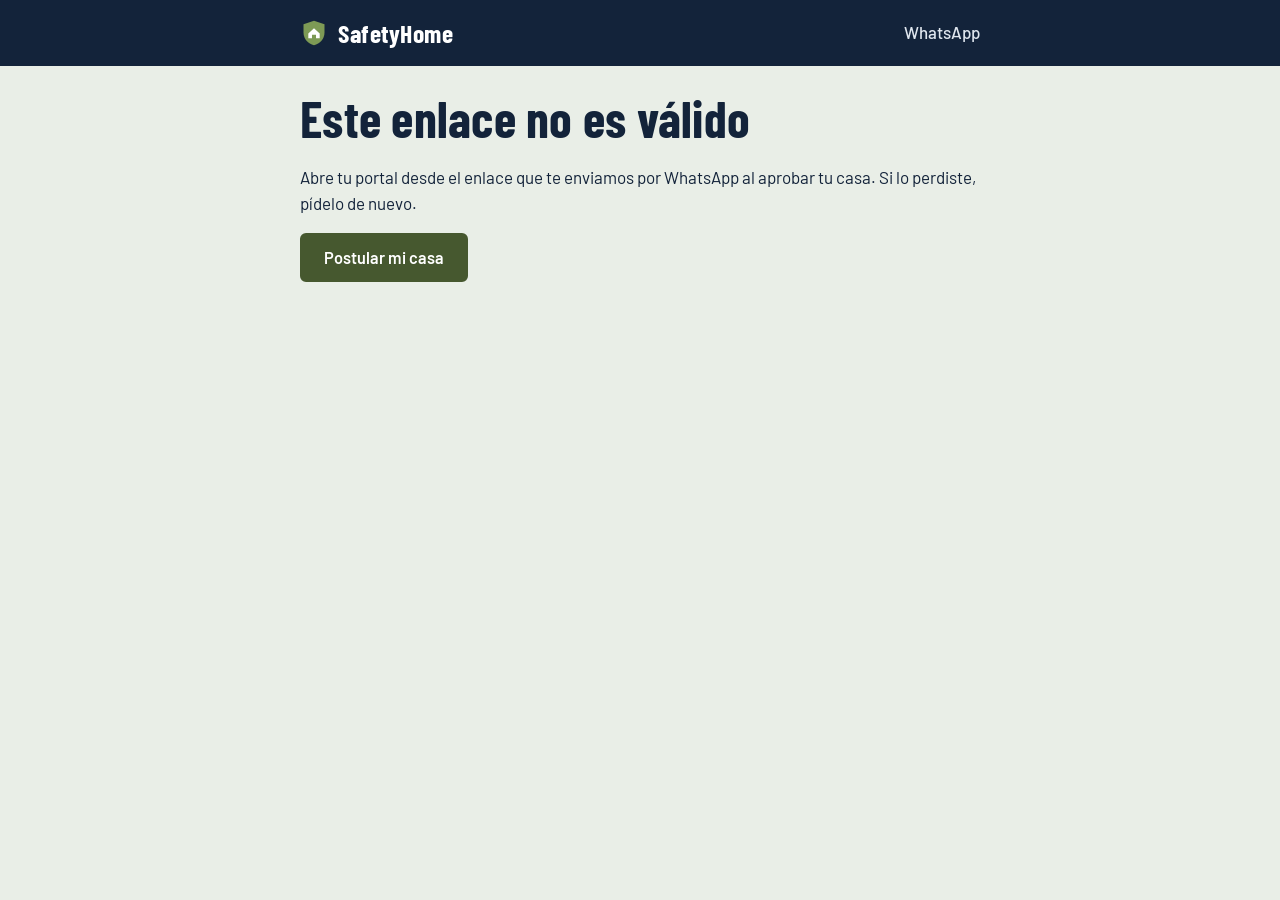
<file: cliente.html>
<!doctype html>
<html lang="es-CL">
<head>
<meta charset="utf-8">
<meta name="viewport" content="width=device-width, initial-scale=1">
<title>Mi portal | SafetyHome</title>
<meta name="robots" content="noindex">
<meta name="referrer" content="no-referrer">
<meta name="theme-color" content="#13233a">
<link rel="icon" href="data:image/svg+xml,%3Csvg xmlns='http://www.w3.org/2000/svg' viewBox='0 0 32 32'%3E%3Cpath d='M16 2l12 4v9c0 8-5.200 13-12 15C9.200 28 4 23 4 15V6z' fill='%2346582f'/%3E%3Cpath d='M9.500 16.500L16 10.500l6.500 6V22h-4.200v-4h-4.600v4H9.500z' fill='%23fff'/%3E%3C/svg%3E">
<link rel="stylesheet" href="assets/sh.css">
<style>
  main { padding: 26px 0 40px; }
  h1 { font-size: clamp(2.2rem, 7vw, 3.2rem); }
  h2 { font-size: 2rem; margin-top: 4px; }
  .pestanas { display: flex; gap: 6px; overflow-x: auto; margin: 18px 0 22px; border-bottom: 2px solid var(--tinta); }
  .pestanas button { font: 600 1.02rem var(--texto); background: none; border: 0; padding: 11px 16px; cursor: pointer; color: var(--pizarra); white-space: nowrap; border-radius: var(--radio) var(--radio) 0 0; }
  .pestanas button[aria-selected=true] { background: var(--tinta); color: #fff; }
  .reserva-cab { display: flex; justify-content: space-between; align-items: flex-start; gap: 12px; flex-wrap: wrap; }
  .reserva-cab h3 { margin: 0; }
  .partes { display: grid; gap: 16px; margin-top: 16px; }
  .ahora { background: var(--tinta); color: #fff; border-radius: var(--radio); padding: 18px 20px; margin-bottom: 18px; }
  .ahora h2 { margin: 0 0 4px; }
  .ahora p { margin: 0; color: #d3dbe6; }
  .niveles { display: grid; gap: 14px; grid-template-columns: repeat(auto-fit, minmax(200px, 1fr)); }
  .nivel { border: 1px solid var(--linea); border-top: 5px solid var(--bronce); border-radius: var(--radio); padding: 16px; background: #fff; display: flex; flex-direction: column; gap: 6px; }
  .nivel b { font-family: var(--titulo); font-size: 2rem; line-height: 1.1; }
  .nivel .btn { margin-top: auto; }
  .uso { height: 12px; border-radius: 99px; background: var(--olivo-claro); overflow: hidden; margin: 8px 0 6px; }
  .uso i { display: block; height: 100%; background: var(--olivo); }
</style>
</head>
<body>
<header class="cab">
  <div class="angosto">
    <a class="marca" href="./">
      <svg viewBox="0 0 32 32" aria-hidden="true"><path d="M16 2l12 4v9c0 8-5.200 13-12 15C9.200 28 4 23 4 15V6z" fill="#7d9a55"/><path d="M9.500 16.500L16 10.500l6.500 6V22h-4.200v-4h-4.600v4H9.500z" fill="#fff"/></svg>
      SafetyHome
    </a>
    <nav><a id="cab-wa" href="#" target="_blank" rel="noopener">WhatsApp</a></nav>
  </div>
</header>

<main><div class="angosto" id="app"><p class="cargando">Cargando tu portal…</p></div></main>

<script src="vendor/supabase.js"></script>
<script src="assets/sh.js"></script>
<script>
(function () {
  const { $, $$, rpc, fn, esc, clp, fecha, fechaLarga, fechaHora, plural, PLAN, chip, toast, datos, lineas, masDias, wa, ocupado, parteHTML, pintarFotos, mensaje } = SH;
  const app = $('#app');
  const q = new URLSearchParams(location.search);
  const LLAVE = 'sh-cliente';
  let token = (q.get('t') || '').trim().toUpperCase();
  try { if (token) localStorage.setItem(LLAVE, token); else token = localStorage.getItem(LLAVE) || ''; } catch (e) {}
  const verReserva = (q.get('r') || '').toUpperCase();
  let P = null, pestana = 'reservas';

  function sinAcceso() {
    app.innerHTML = `<h1>Este enlace no es válido</h1>
      <p>Abre tu portal desde el enlace que te enviamos por WhatsApp al aprobar tu casa. Si lo perdiste, pídelo de nuevo.</p>
      <p><a class="btn" href="./#postular">Postular mi casa</a></p>`;
  }

  async function cargar() {
    if (!token) return sinAcceso();
    try { P = await rpc('safehome_cliente_portal', { p_token: token }); }
    catch (e) { app.innerHTML = `<div class="error">${esc(mensaje(e))}</div><p><button class="btn" onclick="location.reload()">Reintentar</button></p>`; return; }
    if (!P) { try { localStorage.removeItem(LLAVE); } catch (e) {} return sinAcceso(); }
    $('#cab-wa').href = wa(P.config.whatsapp, 'Hola, soy ' + P.cliente.nombre + ' (cliente SafetyHome).');
    pintar();
  }

  const lineasHTML = (ls) => (ls || []).map((l) => `<div class="dato"><span>${esc(l.t)}</span><span class="num">${l.m < 0 ? '−' + clp(-l.m) : clp(l.m)}</span></div>`).join('');

  function transferenciaHTML() {
    const t = P.transferencia || {};
    if (!t.numero) return '<p class="mut" style="margin:0">Te enviaremos los datos de transferencia por WhatsApp.</p>';
    return `<div class="dato"><span>Titular</span><span>${esc(t.nombre)}</span></div><div class="dato"><span>RUT</span><span>${esc(t.rut)}</span></div>
      <div class="dato"><span>Banco</span><span>${esc(t.banco)}</span></div><div class="dato"><span>${esc(t.tipo || 'Cuenta')}</span><span class="num">${esc(t.numero)}</span></div>
      ${t.email ? `<div class="dato"><span>Correo</span><span>${esc(t.email)}</span></div>` : ''}`;
  }

  function reservaHTML(r) {
    const cancelable = ['cotizacion', 'contactado', 'confirmada'].includes(r.estado);
    const falta = Math.max(r.total - r.pagado, 0);
    let pago = '';
    if (r.estado !== 'cancelada' && r.total > 0) {
      pago = r.pagado >= r.total ? '<div class="exito" style="margin:12px 0 0">Pagada por completo.</div>'
        : r.estado === 'cotizacion' && r.pagado < r.abono
          ? `<div class="aviso" style="margin:12px 0 0"><strong>Para confirmarla, transfiere el abono de ${clp(r.abono - r.pagado)}.</strong><div style="margin-top:8px">${transferenciaHTML()}</div></div>`
          : `<p class="mut" style="margin:12px 0 0">Pagado ${clp(r.pagado)}. ${r.estado === 'confirmada' ? `Saldo ${clp(falta)}, antes de que comience el servicio.` : `Saldo pendiente ${clp(falta)}.`}</p>`;
    } else if (r.estado === 'cotizacion') pago = '<p class="mut" style="margin:12px 0 0">Cubierta por tu plan mensual. Te confirmamos en breve.</p>';
    const rondin = r.rondin ? `${r.rondin.nombre}${r.rondin.institucion ? ', ' + r.rondin.institucion + ' (en retiro)' : ''}` : '';
    return `<article class="hoja" id="res-${esc(r.codigo)}">
      <div class="reserva-cab"><div><h3>${esc(fecha(r.fecha_inicio))} al ${esc(fecha(r.fecha_fin))}</h3>
        <p class="mut" style="margin:2px 0 0">Plan ${esc((PLAN[r.plan] || {}).n || r.plan)}, ${plural(r.dias, 'día', 'días')}. Reserva ${esc(r.codigo)}</p></div>${chip(r.estado)}</div>
      <hr class="sep">
      <div class="dato"><span>Total</span><span class="num">${clp(r.total)}</span></div>
      <div class="dato"><span>Rondín</span><span>${rondin ? esc(rondin) : 'Por asignar'}</span></div>
      ${['confirmada', 'cotizacion', 'contactado'].includes(r.estado) ? `<div class="dato"><span>Visita de presentación</span><span>${r.presentacion_fecha ? esc(fechaHora(r.presentacion_fecha)) : 'Por coordinar'}</span></div>` : ''}
      ${pago}
      ${r.visitas.length ? `<details style="margin-top:14px" ${r.estado === 'en_curso' || r.codigo === verReserva ? 'open' : ''}><summary><strong>${plural(r.visitas.length, 'parte de ronda', 'partes de ronda')}</strong></summary><div class="partes">${r.visitas.map((v) => parteHTML(v, r.rondin && r.rondin.nombre)).join('')}</div></details>` : ''}
      ${cancelable ? `<p style="margin:14px 0 0"><button class="enlace" type="button" data-cancelar="${esc(r.codigo)}">Cancelar esta reserva</button></p>` : ''}
    </article>`;
  }

  function pintar() {
    const c = P.cliente, m = P.membresia, pr = P.config.precios, rg = P.config.reglas;
    const enCurso = P.reservas.find((r) => r.estado === 'en_curso');
    const ultimo = enCurso && enCurso.visitas[0];
    const min = masDias(P.hoy, rg.anticipacion_dias || 3);
    const niveles = (P.config.membresias || {}).niveles || [];

    const ahora = enCurso ? `<div class="ahora"><h2>Tu casa está en cuidado</h2><p>Hasta el ${esc(fechaLarga(enCurso.fecha_fin))}. ${ultimo ? `Último parte: ${esc(fechaHora(ultimo.hora_salida))}, ${ultimo.incidencia ? 'con novedad' : 'sin novedad'}.` : 'Aún no hay partes de esta reserva.'}</p></div>` : '';

    const sReservas = P.reservas.length ? P.reservas.map(reservaHTML).join('')
      : '<div class="hoja"><p>Aún no tienes reservas.</p><button class="btn" type="button" data-ir="reservar">Reservar mi primer viaje</button></div>';

    const sReservar = `<form id="f-reservar" class="hoja" novalidate>
        <span class="rotulo">Plan</span>
        <div class="opciones">${['basico', 'plus', 'full'].map((k, i) => `<label class="opcion"><input type="radio" name="plan" value="${k}" ${(m && m.estado === 'activa' ? m.plan === k : i === 0) ? 'checked' : ''}><div><strong>${PLAN[k].n}</strong>${PLAN[k].d}<br><span class="num">${clp(pr[k])} por día</span></div></label>`).join('')}</div>
        <div class="fila"><label class="campo"><span>Sales el</span><input type="date" name="inicio" min="${min}" required></label>
        <label class="campo"><span>Vuelves el</span><input type="date" name="fin" min="${min}" required></label></div>
        <label class="marcar"><input type="checkbox" name="paseo"><span>Paseo diario de perros <span class="mut">(+${clp(pr.paseo)} por día)</span></span></label>
        <label class="marcar"><input type="checkbox" name="meds"><span>Dar medicamentos a mascotas <span class="mut">(+${clp(pr.meds)} por día)</span></span></label>
        <label class="campo" style="margin-top:10px"><span>Algo especial para este viaje <span class="mut">(opcional)</span></span><textarea name="nota" placeholder="Ejemplo: el martes viene el jardinero"></textarea><small>Tus instrucciones y hoja de tareas de la ficha ya van incluidas.</small></label>
        <div id="cot" aria-live="polite"><p class="mut">Elige las fechas para ver el valor.</p></div>
        <div id="res-error" class="error oculto" role="alert"></div>
        <button class="btn ancho" type="submit" data-espera="Enviando tu solicitud…" disabled>Solicitar reserva</button>
      </form>`;

    const sCasa = `<form id="f-casa" class="hoja" novalidate>
        <p class="mut">${esc(c.direccion || '')}${c.comuna ? ', ' + esc(c.comuna) : ''}. Para cambiar la dirección, escríbenos por WhatsApp.</p>
        <div class="fila"><label class="campo"><span>Mascotas</span><input type="number" name="mascotas" min="0" max="20" value="${Number(c.mascotas) || 0}" inputmode="numeric"></label>
        <label class="campo"><span>Correo</span><input type="email" name="email" value="${esc(c.email || '')}"></label></div>
        <label class="campo"><span>Sobre tus mascotas</span><textarea name="detalle_mascotas" placeholder="Nombre, especie, edad, carácter, comida">${esc(c.detalle_mascotas || '')}</textarea></label>
        <label class="marcar"><input type="checkbox" name="piscina" ${c.piscina ? 'checked' : ''}><span>La casa tiene piscina</span></label>
        <label class="marcar"><input type="checkbox" name="jardin" ${c.jardin ? 'checked' : ''}><span>La casa tiene jardín</span></label>
        <label class="campo" style="margin-top:10px"><span>Tu hoja de tareas</span><textarea name="tareas_extra" rows="5" placeholder="Una tarea por línea">${esc((c.tareas_extra || []).join('\n'))}</textarea><small>El rondín las verá en su lista en cada ronda, junto a las tareas de siempre.</small></label>
        <label class="campo"><span>Instrucciones de la casa</span><textarea name="instrucciones" rows="4" placeholder="Llaves de paso, alarma, qué luces dejar encendidas">${esc(c.instrucciones || '')}</textarea></label>
        <label class="campo"><span>Contacto de emergencia</span><input type="text" name="contacto_emergencia" value="${esc(c.contacto_emergencia || '')}" placeholder="Nombre, relación y teléfono"></label>
        <label class="campo"><span>Veterinario</span><input type="text" name="veterinario" value="${esc(c.veterinario || '')}" placeholder="Clínica y teléfono"></label>
        <button class="btn" type="submit" data-espera="Guardando…">Guardar cambios</button>
        <p class="chico mut" style="margin:10px 0 0">Los cambios se aplican a tus próximas reservas.</p>
      </form>`;

    let sMensual;
    if (m) {
      const pct = Math.min(100, Math.round((m.usados_mes / m.dias_mes) * 100));
      sMensual = `<div class="hoja"><div class="reserva-cab"><h3>Plan ${esc(m.nombre || m.nivel)}</h3>${chip(m.estado)}</div>
        <p style="margin:6px 0 0">${m.dias_mes} días ${esc((PLAN[m.plan] || {}).n || m.plan)} al mes por <strong class="num">${clp(m.precio)}</strong>. Permanencia mínima de ${m.min_meses} meses.</p>
        ${m.estado === 'activa' ? `<div class="uso"><i style="width:${pct}%"></i></div><p class="mut" style="margin:0">Este mes llevas ${m.usados_mes} de ${m.dias_mes} días.</p>`
          : m.estado === 'solicitada' ? '<div class="aviso">Recibimos tu solicitud. Te escribimos por WhatsApp para activarlo.</div>' : ''}
        </div>`;
    } else {
      sMensual = `<p>Un valor fijo al mes con días de cuidado incluidos, sin mínimo de días por viaje, con prioridad de agenda y ${Math.round((pr.desc_recurrente || 0) * 100)} % de descuento en días adicionales. Permanencia mínima de ${(P.config.membresias || {}).min_meses || 2} meses.</p>
        <div class="niveles">${niveles.map((n) => `<div class="nivel"><h3 style="margin:0">${esc(n.nombre)}</h3><b class="num">${clp(n.precio)}</b><span>${n.dias} días ${esc((PLAN[n.plan] || {}).n || n.plan)} al mes</span><button class="btn sec" type="button" data-nivel="${esc(n.id)}" data-nombre="${esc(n.nombre)}" data-espera="Enviando…">Solicitar plan ${esc(n.nombre)}</button></div>`).join('')}</div>`;
    }

    app.innerHTML = `<h1>Hola, ${esc(c.nombre.split(' ')[0])}</h1>${ahora}
      <div class="pestanas" role="tablist">
        ${[['reservas', 'Mis reservas'], ['reservar', 'Reservar'], ['casa', 'Mi casa'], ['mensual', 'Plan mensual']].map(([k, t]) => `<button role="tab" type="button" data-pestana="${k}" aria-selected="${pestana === k}">${t}</button>`).join('')}
      </div>
      <section data-panel="reservas">${sReservas}</section>
      <section data-panel="reservar"><h2>Reservar un viaje</h2>${sReservar}</section>
      <section data-panel="casa"><h2>La ficha de tu casa</h2>${sCasa}</section>
      <section data-panel="mensual"><h2>Plan mensual</h2>${sMensual}</section>`;
    mostrar(pestana);
    conectar();
    if (verReserva && pestana === 'reservas') { const el = document.getElementById('res-' + verReserva); if (el) el.scrollIntoView({ block: 'start' }); }
  }

  function mostrar(k) {
    pestana = k;
    $$('[data-panel]').forEach((s) => s.classList.toggle('oculto', s.dataset.panel !== k));
    $$('[data-pestana]').forEach((b) => b.setAttribute('aria-selected', String(b.dataset.pestana === k)));
  }

  function conectar() {
    $$('[data-pestana]').forEach((b) => b.addEventListener('click', () => mostrar(b.dataset.pestana)));
    $$('[data-ir]').forEach((b) => b.addEventListener('click', () => mostrar(b.dataset.ir)));

    $$('[data-cancelar]').forEach((b) => b.addEventListener('click', async () => {
      const r0 = P.reservas.find((x) => x.codigo === b.dataset.cancelar);
      const horas = (new Date(r0.fecha_inicio + 'T00:00:00-03:00') - Date.now()) / 36e5;
      const aviso = r0.pagado > 0 && horas < (P.config.reglas.cancelacion_horas || 48) ? '\n\nQuedan menos de ' + (P.config.reglas.cancelacion_horas || 48) + ' horas: el abono no se devuelve.' : '';
      if (!confirm('¿Cancelar la reserva del ' + fecha(r0.fecha_inicio) + ' al ' + fecha(r0.fecha_fin) + '?' + aviso)) return;
      try {
        const r = await rpc('safehome_reserva_cancelar', { p_token: token, p_codigo: r0.codigo });
        if (!r.ok) return toast(r.error, true);
        toast('Reserva cancelada'); await cargar();
      } catch (ex) { toast(mensaje(ex), true); }
    }));

    // Reservar: cotiza en vivo con la misma función que usa el servidor al guardar.
    const f = $('#f-reservar'), boton = f.querySelector('button[type=submit]'); let turno = 0;
    async function cotizar() {
      const d = datos(f), caja = $('#cot'); boton.disabled = true;
      if (!d.inicio || !d.fin) { caja.innerHTML = '<p class="mut">Elige las fechas para ver el valor.</p>'; return; }
      const mio = ++turno;
      try {
        const r = await rpc('safehome_cotizar', { p_plan: d.plan, p_inicio: d.inicio, p_fin: d.fin, p_mascotas: P.cliente.mascotas || 0, p_extras: { paseo: d.paseo, meds: d.meds }, p_token: token });
        if (mio !== turno) return;
        if (!r.ok) { caja.innerHTML = `<div class="error">${esc(r.error)}</div>`; return; }
        caja.innerHTML = lineasHTML(r.lineas) + `<div class="total"><span>Total por ${plural(r.dias, 'día', 'días')}</span><b class="num">${clp(r.total)}</b></div>`
          + (r.total > 0 ? `<p style="margin:8px 0 16px">Abono para confirmar: <strong class="num">${clp(r.abono)}</strong></p>` : '<p style="margin:8px 0 16px">Sin costo adicional: está cubierta por tu plan mensual.</p>');
        boton.disabled = false;
      } catch (ex) { if (mio === turno) caja.innerHTML = `<div class="error">${esc(mensaje(ex))}</div>`; }
    }
    f.addEventListener('input', (e) => { if (e.target.name === 'nota') return; if (f.inicio.value) f.fin.min = f.inicio.value; cotizar(); });
    f.addEventListener('submit', async (e) => {
      e.preventDefault(); const err = $('#res-error'); err.classList.add('oculto'); const d = datos(f);
      try {
        const r = await ocupado(boton, () => rpc('safehome_reservar', { p_token: token, p_plan: d.plan, p_inicio: d.inicio, p_fin: d.fin, p_extras: { paseo: d.paseo, meds: d.meds }, p_nota: d.nota || null }));
        if (!r.ok) { err.textContent = r.error; err.classList.remove('oculto'); return; }
        toast('Solicitud enviada. Reserva ' + r.codigo); pestana = 'reservas'; await cargar(); window.scrollTo(0, 0);
      } catch (ex) { err.textContent = mensaje(ex); err.classList.remove('oculto'); }
    });

    $('#f-casa').addEventListener('submit', async (e) => {
      e.preventDefault(); const d = datos(e.target); d.tareas_extra = lineas(d.tareas_extra);
      try {
        const r = await ocupado(e.target.querySelector('button[type=submit]'), () => rpc('safehome_cliente_actualizar', { p_token: token, p: d }));
        if (!r.ok) return toast(r.error, true);
        toast('Ficha guardada'); pestana = 'casa'; await cargar();
      } catch (ex) { toast(mensaje(ex), true); }
    });

    $$('[data-nivel]').forEach((b) => b.addEventListener('click', async () => {
      if (!confirm('¿Solicitar el plan mensual ' + b.dataset.nombre + '? Te contactaremos para activarlo.')) return;
      try {
        const r = await ocupado(b, () => rpc('safehome_membresia_solicitar', { p_token: token, p_nivel: b.dataset.nivel }));
        if (!r.ok) return toast(r.error, true);
        toast('Solicitud enviada'); pestana = 'mensual'; await cargar();
      } catch (ex) { toast(mensaje(ex), true); }
    }));
  }

  // Fotos de un parte: se piden al abrirlas, con un enlace temporal.
  app.addEventListener('click', async (e) => {
    const b = e.target.closest('[data-ver-fotos]'); if (!b) return;
    const caja = b.closest('[data-fotos]'); b.disabled = true; b.textContent = 'Cargando fotos…';
    const r = await fn({ accion: 'fotos', token, visita: b.dataset.verFotos });
    pintarFotos(caja, r.ok ? r.urls : []);
  });

  cargar();
})();
</script>
</body>
</html>
</file>
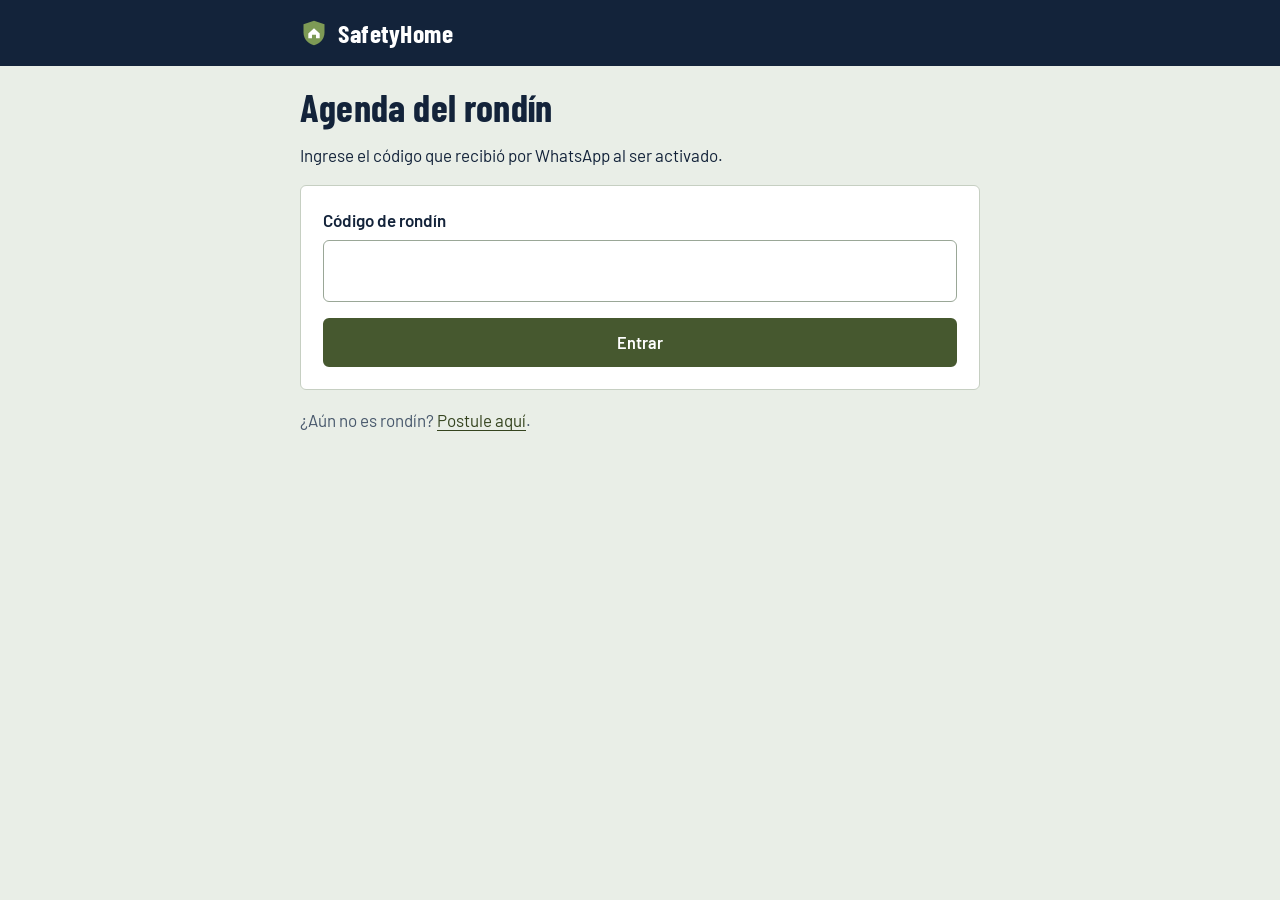
<file: ronda.html>
<!doctype html>
<html lang="es-CL">
<head>
<meta charset="utf-8">
<meta name="viewport" content="width=device-width, initial-scale=1">
<title>Agenda del rondín | SafetyHome</title>
<meta name="robots" content="noindex">
<meta name="theme-color" content="#13233a">
<link rel="icon" href="data:image/svg+xml,%3Csvg xmlns='http://www.w3.org/2000/svg' viewBox='0 0 32 32'%3E%3Cpath d='M16 2l12 4v9c0 8-5.200 13-12 15C9.200 28 4 23 4 15V6z' fill='%2346582f'/%3E%3Cpath d='M9.500 16.500L16 10.500l6.500 6V22h-4.200v-4h-4.600v4H9.500z' fill='%23fff'/%3E%3C/svg%3E">
<link rel="stylesheet" href="assets/sh.css">
<style>
  main { padding: 22px 0 96px; }
  h1 { font-size: 2.4rem; }
  h2 { font-size: 1.9rem; }
  .resumen { display: grid; grid-template-columns: 1fr 1fr; gap: 12px; margin: 14px 0 22px; }
  .resumen div { background: #fff; border: 1px solid var(--linea); border-radius: var(--radio); padding: 12px 14px; }
  .resumen b { font-family: var(--titulo); font-size: 2rem; display: block; line-height: 1.1; }
  .casa { border-left: 6px solid var(--olivo); }
  .casa.futura { border-left-color: var(--linea); }
  .casa h3 { margin-bottom: 2px; }
  .casa .acciones { display: grid; gap: 10px; margin-top: 14px; }
  .casa details { margin-top: 12px; border-top: 1px solid var(--linea); padding-top: 10px; }
  .casa summary { font-weight: 600; cursor: pointer; }
  .casa details h4 { margin: 14px 0 4px; font-size: 1rem; }
  .casa details p { margin: 0 0 6px; white-space: pre-line; }
  .lista-tareas { list-style: none; padding: 0; margin: 0; }
  .lista-tareas label { display: flex; gap: 12px; align-items: flex-start; padding: 13px 4px; border-bottom: 1px solid var(--linea); cursor: pointer; font-size: 1.05rem; }
  .lista-tareas input { width: 26px; height: 26px; flex: none; accent-color: var(--olivo); margin-top: 1px; }
  .subir { display: block; border: 2px dashed var(--olivo); border-radius: var(--radio); padding: 18px; text-align: center; font-weight: 600; color: var(--olivo-osc); cursor: pointer; background: #fff; }
  .subir input { position: absolute; opacity: 0; width: 1px; height: 1px; }
  .subir:focus-within { outline: 3px solid var(--bronce); outline-offset: 2px; }
  .fotos .mini { display: grid; place-items: center; font-size: .85rem; color: var(--pizarra); text-align: center; }
  .fotos .mini button { position: absolute; top: 4px; right: 4px; width: 30px; height: 30px; border-radius: 50%; border: 0; background: rgba(19,35,58,.82); color: #fff; font-size: 1.1rem; line-height: 1; cursor: pointer; }
  .barra { position: fixed; left: 0; right: 0; bottom: 0; background: #fff; border-top: 1px solid var(--linea); padding: 12px 16px calc(12px + env(safe-area-inset-bottom)); z-index: 20; }
  .barra .angosto { width: min(680px, 100%); }
  .reloj { font-family: var(--titulo); font-size: 1.3rem; font-weight: 600; }
  .emerg { background: none; border: 0; color: #ffd9d4; font: 600 1rem var(--texto); text-decoration: underline; cursor: pointer; padding: 6px 0; }
  ol.proto { padding-left: 1.3em; } ol.proto li { margin-bottom: 10px; }
</style>
</head>
<body>
<header class="cab">
  <div class="angosto">
    <span class="marca">
      <svg viewBox="0 0 32 32" aria-hidden="true"><path d="M16 2l12 4v9c0 8-5.200 13-12 15C9.200 28 4 23 4 15V6z" fill="#7d9a55"/><path d="M9.500 16.500L16 10.500l6.500 6V22h-4.200v-4h-4.600v4H9.500z" fill="#fff"/></svg>
      SafetyHome
    </span>
    <button class="emerg oculto" id="btn-emerg" type="button">Emergencia</button>
  </div>
</header>

<main><div class="angosto" id="app"><p class="cargando">Cargando…</p></div></main>

<dialog id="dlg-proto">
  <div class="dlg-cab"><h3>Protocolo de emergencia</h3><button class="cerrar" type="button" data-cerrar aria-label="Cerrar">×</button></div>
  <div class="dlg-cuerpo"><ol class="proto" id="proto-lista"></ol><a class="btn ancho" id="proto-wa" target="_blank" rel="noopener" href="#">Avisar a SafetyHome por WhatsApp</a></div>
</dialog>

<script src="vendor/supabase.js"></script>
<script src="assets/sh.js"></script>
<script>
(function () {
  const { $, $$, rpc, esc, clp, fecha, fechaLarga, hora, fechaHora, tel, wa, mapa, plural, PLAN, toast, subir, mensaje, ocupado } = SH;
  const app = $('#app');
  const LLAVE = 'sh-rondin';
  const guardar = (k, v) => { try { localStorage.setItem(k, JSON.stringify(v)); } catch (e) {} };
  const leer = (k) => { try { return JSON.parse(localStorage.getItem(k)); } catch (e) { return null; } };
  const borrar = (k) => { try { localStorage.removeItem(k); } catch (e) {} };

  let codigo = (new URLSearchParams(location.search).get('c') || leer(LLAVE) || '').toString().trim().toUpperCase();
  let yo = null, agenda = null, ronda = null, tic = null;

  $$('[data-cerrar]').forEach((b) => b.addEventListener('click', () => b.closest('dialog').close()));
  $('#btn-emerg').addEventListener('click', () => $('#dlg-proto').showModal());

  function pantallaIngreso(error) {
    $('#btn-emerg').classList.add('oculto');
    app.innerHTML = `<h1>Agenda del rondín</h1>
      <p>Ingrese el código que recibió por WhatsApp al ser activado.</p>
      <form id="ingreso" class="hoja">
        <label class="campo"><span>Código de rondín</span><input type="text" name="c" maxlength="8" autocapitalize="characters" autocomplete="off" style="font-size:1.6rem;letter-spacing:.2em;text-transform:uppercase" required></label>
        ${error ? `<div class="error" role="alert">${esc(error)}</div>` : ''}
        <button class="btn ancho" type="submit" data-espera="Verificando…">Entrar</button>
      </form>
      <p class="mut" style="margin-top:18px">¿Aún no es rondín? <a href="rondines.html">Postule aquí</a>.</p>`;
    $('#ingreso').addEventListener('submit', (e) => { e.preventDefault(); codigo = e.target.c.value.trim().toUpperCase(); entrar(e.target.querySelector('button')); });
  }

  async function entrar(boton) {
    if (!codigo) return pantallaIngreso();
    const tarea = async () => {
      yo = await rpc('safehome_cuidador_login', { p_token: codigo });
      if (!yo) { borrar(LLAVE); return pantallaIngreso('Ese código no es válido o ya no está activo.'); }
      guardar(LLAVE, codigo);
      if (location.search) history.replaceState(null, '', location.pathname);
      await cargar();
    };
    try { boton ? await ocupado(boton, tarea) : await tarea(); } catch (e) { pantallaIngreso(mensaje(e)); }
  }

  async function cargar() {
    agenda = await rpc('safehome_cuidador_agenda', { p_token: codigo });
    if (!agenda) { borrar(LLAVE); return pantallaIngreso('Su código ya no está activo.'); }
    $('#btn-emerg').classList.remove('oculto');
    $('#proto-lista').innerHTML = (agenda.protocolo || []).map((p) => `<li>${esc(p)}</li>`).join('');
    $('#proto-wa').href = wa(agenda.whatsapp, 'EMERGENCIA SafetyHome. Rondín ' + yo.nombre + ': ');
    const abierta = agenda.reservas.find((r) => r.abierta);
    if (abierta) return pantallaRonda(abierta, abierta.abierta);
    pantallaAgenda();
  }

  function pantallaAgenda() {
    clearInterval(tic); ronda = null;
    const hoy = agenda.hoy;
    const casas = agenda.reservas.map((r) => {
      const activa = hoy >= r.fecha_inicio && hoy <= r.fecha_fin;
      const faltan = Math.max(r.rondas_dia - r.rondas_hoy, 0);
      const estado = activa
        ? (faltan ? `Hoy: ${plural(faltan, 'ronda pendiente', 'rondas pendientes')}` : 'Rondas de hoy completas')
        : (hoy < r.fecha_inicio ? `Comienza el ${fecha(r.fecha_inicio)}` : 'Terminó');
      const extras = [r.piscina ? 'piscina' : '', r.extras && r.extras.paseo ? 'paseo de perros' : '', r.extras && r.extras.meds ? 'medicamentos' : ''].filter(Boolean);
      return `<article class="hoja casa ${activa ? '' : 'futura'}" data-id="${esc(r.id)}">
        <h3>${esc(r.direccion || 'Dirección por confirmar')}</h3>
        <p class="mut" style="margin:0 0 8px">${esc(r.comuna || '')}, ${esc(fecha(r.fecha_inicio))} al ${esc(fecha(r.fecha_fin))}. Plan ${esc((PLAN[r.plan] || {}).n || r.plan)}</p>
        <p style="margin:0"><strong>${esc(estado)}</strong></p>
        <div class="acciones">
          ${activa ? `<button class="btn ${faltan ? '' : 'sec'}" type="button" data-iniciar="${r.plan === 'full' ? 'noche' : 'visita'}">${!faltan ? 'Registrar otra ronda' : r.plan === 'full' ? 'Registrar llegada' : 'Iniciar ronda'}</button>` : ''}
          ${!r.presentacion_hecha && hoy <= r.fecha_inicio ? `<button class="btn sec" type="button" data-iniciar="presentacion">Registrar visita de presentación${r.presentacion_fecha ? ' (' + esc(fechaHora(r.presentacion_fecha)) + ')' : ''}</button>` : ''}
          <a class="btn sec" href="${esc(mapa(r.direccion, r.comuna))}" target="_blank" rel="noopener">Cómo llegar</a>
        </div>
        <details>
          <summary>Instrucciones y contactos</summary>
          <h4>Cliente</h4><p>${esc(r.nombre)}, <a href="${esc(wa(r.telefono))}" target="_blank" rel="noopener">${esc(tel(r.telefono))}</a></p>
          <h4>Mascotas</h4><p>${r.mascotas ? esc(plural(r.mascotas, 'mascota', 'mascotas')) + (r.detalle_mascotas ? '. ' + esc(r.detalle_mascotas) : '') : 'Sin mascotas'}</p>
          ${extras.length ? `<h4>Incluye</h4><p>${esc(extras.join(', '))}</p>` : ''}
          ${r.instrucciones ? `<h4>Instrucciones</h4><p>${esc(r.instrucciones)}</p>` : ''}
          ${r.contacto_emergencia ? `<h4>Contacto de emergencia</h4><p>${esc(r.contacto_emergencia)}</p>` : ''}
          ${r.veterinario ? `<h4>Veterinario</h4><p>${esc(r.veterinario)}</p>` : ''}
          <h4>Tareas de cada ronda</h4><ul>${r.tareas.map((t) => `<li>${esc(t)}</li>`).join('')}</ul>
        </details>
      </article>`;
    }).join('');
    app.innerHTML = `<h1>Buen turno, ${esc(yo.nombre.split(' ')[0])}</h1>
      <div class="resumen">
        <div><b class="num">${agenda.rondas_mes}</b>rondas este mes</div>
        <div><b class="num">${clp(agenda.pendiente_pago)}</b>por cobrar</div>
      </div>
      <h2>Casas asignadas</h2>
      ${casas || '<div class="hoja"><p style="margin:0">No tiene casas asignadas por ahora. Le avisaremos por WhatsApp cuando haya una.</p></div>'}
      <p style="margin-top:26px"><button class="enlace" type="button" id="actualizar">Actualizar agenda</button> &nbsp; <button class="enlace" type="button" id="salir">Salir</button></p>`;
    $('#actualizar').addEventListener('click', () => cargar().then(() => toast('Agenda actualizada')).catch((e) => toast(mensaje(e), true)));
    $('#salir').addEventListener('click', () => { borrar(LLAVE); codigo = ''; pantallaIngreso(); });
    $$('[data-iniciar]').forEach((b) => b.addEventListener('click', () => iniciar(b)));
  }

  function ubicacion() {
    // Si el teléfono no responde o el permiso queda sin contestar, la ronda sigue sin ubicación.
    return new Promise((ok) => {
      if (!navigator.geolocation) return ok(null);
      const corte = setTimeout(() => ok(null), 10000);
      const fin = (v) => { clearTimeout(corte); ok(v); };
      navigator.geolocation.getCurrentPosition((p) => fin(p.coords), () => fin(null), { enableHighAccuracy: true, timeout: 8000, maximumAge: 60000 });
    });
  }

  async function iniciar(boton) {
    const r = agenda.reservas.find((x) => x.id === boton.closest('[data-id]').dataset.id);
    const tipo = boton.dataset.iniciar;
    boton.dataset.espera = 'Registrando llegada…';
    try {
      await ocupado(boton, async () => {
        const pos = await ubicacion();
        const id = await rpc('safehome_checkin', { p_token: codigo, p_reserva: r.id, p_tipo: tipo, p_lat: pos ? pos.latitude : null, p_lng: pos ? pos.longitude : null });
        pantallaRonda(r, { id, tipo, hora_llegada: new Date().toISOString() });
      });
    } catch (e) { toast(mensaje(e), true); }
  }

  function pantallaRonda(r, v) {
    const esPres = v.tipo === 'presentacion';
    const llave = 'sh-ronda-' + v.id;
    const tareas = esPres
      ? ['Recorrí la casa con el cliente', 'Recibí las llaves', 'Revisé las instrucciones y la hoja de tareas'].concat(r.mascotas ? ['Conocí a las mascotas'] : [])
      : r.tareas;
    ronda = Object.assign({ hechas: [], fotos: [], obs: '', novedad: false }, leer(llave) || {});
    const min = esPres ? 0 : agenda.fotos_min;
    const persistir = () => guardar(llave, { hechas: ronda.hechas, fotos: ronda.fotos, obs: ronda.obs, novedad: ronda.novedad });
    const previas = {};

    app.innerHTML = `<p class="mut" style="margin:0">${esPres ? 'Visita de presentación' : (v.tipo === 'noche' ? 'Pernocte' : 'Ronda')} en curso</p>
      <h1 style="font-size:2rem">${esc(r.direccion || r.comuna || 'Casa')}</h1>
      <p>Llegada registrada a las <strong class="num">${esc(hora(v.hora_llegada))}</strong>. <span class="reloj num" id="reloj"></span></p>
      <section class="hoja"><h3>Tareas</h3><ul class="lista-tareas">${tareas.map((t, i) => `<li><label><input type="checkbox" data-t="${i}" ${ronda.hechas.includes(t) ? 'checked' : ''}><span>${esc(t)}</span></label></li>`).join('')}</ul></section>
      <section class="hoja"><h3>Fotos${min ? ` <span class="mut" style="font:500 1rem var(--texto)" id="cuenta"></span>` : ''}</h3>
        <label class="subir"><input type="file" accept="image/*" capture="environment" multiple id="archivo">Tomar o elegir foto</label>
        ${min ? '<p class="chico mut" style="margin:8px 0 0">Fachada, interior, mascotas y jardín o piscina.</p>' : ''}
        <div class="fotos" id="fotos"></div></section>
      <section class="hoja">
        <label class="marcar"><input type="checkbox" id="novedad" ${ronda.novedad ? 'checked' : ''}><span><strong>Hubo una novedad</strong><br><span class="mut">Algo roto, extraño o fuera de lo normal. Se avisa de inmediato a SafetyHome.</span></span></label>
        <label class="campo" style="margin:10px 0 0"><span>Observaciones</span><textarea id="obs" placeholder="${esPres ? 'Acuerdos con el cliente, ubicación de llaves de paso, detalles de la casa' : 'Cómo encontró la casa y a las mascotas'}">${esc(ronda.obs)}</textarea></label>
      </section>
      <div id="err" class="error oculto" role="alert"></div>
      <div class="barra"><div class="angosto"><button class="btn ancho" type="button" id="terminar" data-espera="Enviando el parte…">${esPres ? 'Terminar visita' : 'Terminar ronda y enviar parte'}</button></div></div>`;

    const pintar = () => {
      $('#fotos').innerHTML = ronda.fotos.map((p, i) => `<div class="mini">${previas[p] ? `<img src="${previas[p]}" alt="Foto ${i + 1}">` : `Foto ${i + 1}<br>subida`}<button type="button" data-quitar="${i}" aria-label="Quitar foto ${i + 1}">×</button></div>`).join('');
      const c = $('#cuenta'); if (c) c.textContent = `${ronda.fotos.length} de ${min} mínimo`;
      $$('[data-quitar]').forEach((b) => b.addEventListener('click', () => { ronda.fotos.splice(Number(b.dataset.quitar), 1); persistir(); pintar(); }));
    };
    pintar();
    const inicio = new Date(v.hora_llegada).getTime();
    const reloj = () => { const m = Math.max(0, Math.floor((Date.now() - inicio) / 60000)); const el = $('#reloj'); if (el) el.textContent = m ? `Lleva ${m} min.` : ''; };
    reloj(); clearInterval(tic); tic = setInterval(reloj, 30000);

    $$('[data-t]').forEach((c) => c.addEventListener('change', () => { ronda.hechas = $$('[data-t]').filter((x) => x.checked).map((x) => tareas[Number(x.dataset.t)]); persistir(); }));
    $('#obs').addEventListener('input', (e) => { ronda.obs = e.target.value; persistir(); });
    $('#novedad').addEventListener('change', (e) => { ronda.novedad = e.target.checked; persistir(); });
    $('#archivo').addEventListener('change', async (e) => {
      const archivos = Array.from(e.target.files || []); e.target.value = '';
      for (const f of archivos) {
        toast('Subiendo foto…');
        try {
          const ruta = await subir(`fotos/${v.id}/${Date.now()}-${Math.random().toString(36).slice(2, 8)}.jpg`, f);
          previas[ruta] = URL.createObjectURL(f); ronda.fotos.push(ruta); persistir(); pintar(); toast('Foto subida');
        } catch (ex) { toast('No se pudo subir la foto. ' + mensaje(ex), true); }
      }
    });
    $('#terminar').addEventListener('click', async (e) => {
      const err = $('#err'); err.classList.add('oculto');
      const falla = (t) => { err.textContent = t; err.classList.remove('oculto'); err.scrollIntoView({ block: 'center' }); };
      if (ronda.fotos.length < min) return falla(`Faltan fotos: son al menos ${min} por ronda y lleva ${ronda.fotos.length}.`);
      if (ronda.novedad && ronda.obs.trim().length < 10) return falla('Describa la novedad en las observaciones.');
      const pendientes = tareas.filter((t) => !ronda.hechas.includes(t));
      if (pendientes.length && !ronda.obs.trim()) return falla(`Quedan ${plural(pendientes.length, 'tarea sin marcar', 'tareas sin marcar')}. Márquelas o explique el motivo en las observaciones.`);
      try {
        await ocupado(e.currentTarget, () => rpc('safehome_checkout', {
          p_token: codigo, p_visita: v.id, p_checklist: tareas.map((t) => ({ t, ok: ronda.hechas.includes(t) })),
          p_fotos: ronda.fotos, p_observaciones: ronda.obs.trim() || null, p_incidencia: ronda.novedad,
        }));
        borrar(llave); clearInterval(tic);
        app.innerHTML = `<div class="exito"><h2>${esPres ? 'Visita registrada' : 'Parte enviado'}</h2><p>${esPres ? 'La visita de presentación quedó registrada.' : 'El cliente recibirá el parte por WhatsApp.'}</p><button class="btn" type="button" id="volver">Volver a la agenda</button></div>`;
        $('#volver').addEventListener('click', () => cargar().catch((x) => toast(mensaje(x), true)));
        window.scrollTo(0, 0);
      } catch (ex) { falla(mensaje(ex)); }
    });
    window.scrollTo(0, 0);
  }

  entrar();
})();
</script>
</body>
</html>
</file>
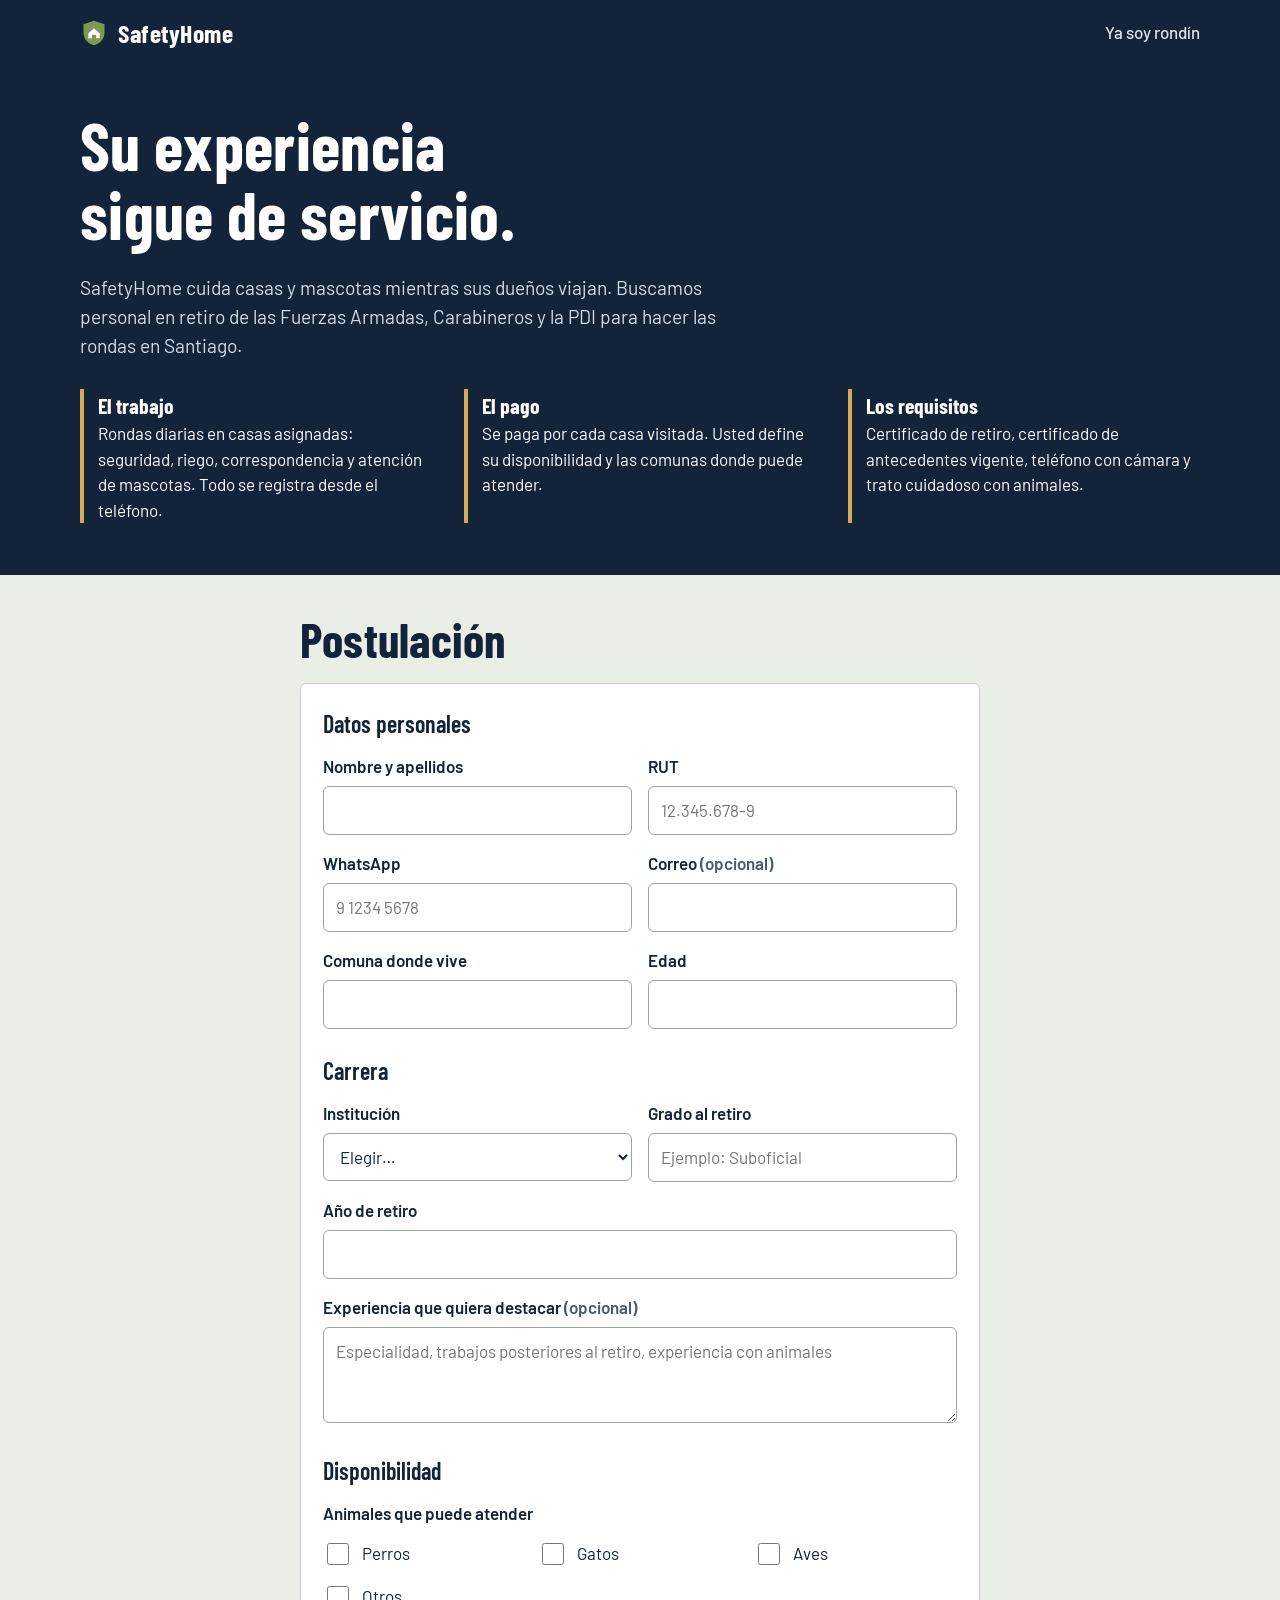
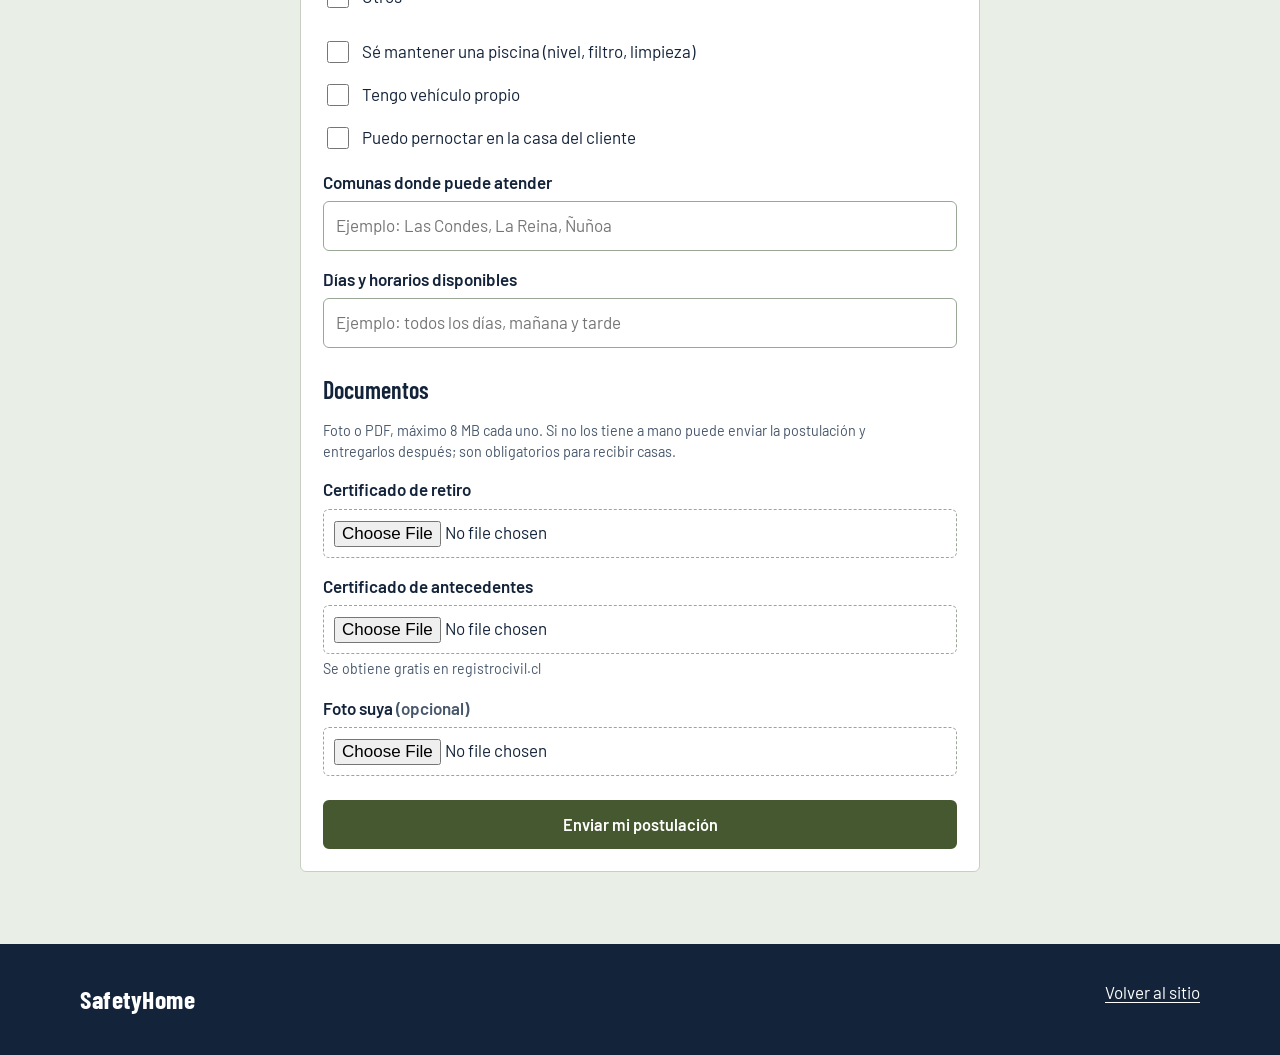
<file: rondines.html>
<!doctype html>
<html lang="es-CL">
<head>
<meta charset="utf-8">
<meta name="viewport" content="width=device-width, initial-scale=1">
<title>Postula como rondín | SafetyHome</title>
<meta name="description" content="SafetyHome busca personal en retiro de las Fuerzas Armadas, Carabineros y PDI para cuidar casas y mascotas en Santiago. Pago por cada casa visitada.">
<meta name="theme-color" content="#13233a">
<link rel="icon" href="data:image/svg+xml,%3Csvg xmlns='http://www.w3.org/2000/svg' viewBox='0 0 32 32'%3E%3Cpath d='M16 2l12 4v9c0 8-5.200 13-12 15C9.200 28 4 23 4 15V6z' fill='%2346582f'/%3E%3Cpath d='M9.500 16.500L16 10.500l6.500 6V22h-4.200v-4h-4.600v4H9.500z' fill='%23fff'/%3E%3C/svg%3E">
<link rel="stylesheet" href="assets/sh.css">
<style>
  .portada { background: var(--tinta); color: #fff; padding: 44px 0 52px; }
  .portada h1 { font-size: clamp(2.4rem, 8vw, 4.2rem); }
  .portada p { font-size: 1.2rem; color: #d3dbe6; max-width: 34em; }
  .req { display: grid; gap: 14px 32px; grid-template-columns: repeat(auto-fit, minmax(240px, 1fr)); list-style: none; padding: 0; margin: 28px 0 0; }
  .req li { border-left: 4px solid #d7a955; padding-left: 14px; }
  .req strong { display: block; font-family: var(--titulo); font-size: 1.35rem; }
  main { padding: 40px 0 0; }
  fieldset { border: 0; padding: 0; margin: 0 0 8px; }
  legend { font-family: var(--titulo); font-weight: 600; font-size: 1.5rem; padding: 0; margin: 18px 0 12px; }
  input[type=file] { width: 100%; font: inherit; padding: 10px; border: 1.5px dashed #9aa797; border-radius: var(--radio); background: #fff; }
  .casillas { display: grid; grid-template-columns: repeat(auto-fit, minmax(150px, 1fr)); gap: 0 12px; margin-bottom: 12px; }
  .trampa { position: absolute; left: -9999px; }
</style>
</head>
<body>
<header class="cab">
  <div class="cont">
    <a class="marca" href="./">
      <svg viewBox="0 0 32 32" aria-hidden="true"><path d="M16 2l12 4v9c0 8-5.200 13-12 15C9.200 28 4 23 4 15V6z" fill="#7d9a55"/><path d="M9.500 16.500L16 10.500l6.500 6V22h-4.200v-4h-4.600v4H9.500z" fill="#fff"/></svg>
      SafetyHome
    </a>
    <nav><a href="ronda.html">Ya soy rondín</a></nav>
  </div>
</header>

<section class="portada">
  <div class="cont">
    <h1>Su experiencia<br>sigue de servicio.</h1>
    <p>SafetyHome cuida casas y mascotas mientras sus dueños viajan. Buscamos personal en retiro de las Fuerzas Armadas, Carabineros y la PDI para hacer las rondas en Santiago.</p>
    <ul class="req">
      <li><strong>El trabajo</strong>Rondas diarias en casas asignadas: seguridad, riego, correspondencia y atención de mascotas. Todo se registra desde el teléfono.</li>
      <li><strong>El pago</strong>Se paga por cada casa visitada. Usted define su disponibilidad y las comunas donde puede atender.</li>
      <li><strong>Los requisitos</strong>Certificado de retiro, certificado de antecedentes vigente, teléfono con cámara y trato cuidadoso con animales.</li>
    </ul>
  </div>
</section>

<main>
  <div class="angosto">
    <h2>Postulación</h2>
    <form id="form" class="hoja" novalidate>
      <fieldset>
        <legend>Datos personales</legend>
        <div class="fila">
          <label class="campo"><span>Nombre y apellidos</span><input type="text" name="nombre" autocomplete="name" required></label>
          <label class="campo"><span>RUT</span><input type="text" name="rut" placeholder="12.345.678-9"></label>
        </div>
        <div class="fila">
          <label class="campo"><span>WhatsApp</span><input type="tel" name="telefono" autocomplete="tel" placeholder="9 1234 5678" required></label>
          <label class="campo"><span>Correo <span class="mut">(opcional)</span></span><input type="email" name="email" autocomplete="email"></label>
        </div>
        <div class="fila">
          <label class="campo"><span>Comuna donde vive</span><input type="text" name="comuna"></label>
          <label class="campo"><span>Edad</span><input type="number" name="edad" min="18" max="90" inputmode="numeric"></label>
        </div>
      </fieldset>
      <fieldset>
        <legend>Carrera</legend>
        <div class="fila">
          <label class="campo"><span>Institución</span><select name="institucion" required><option value="">Elegir…</option><option>Ejército de Chile</option><option>Armada de Chile</option><option>Fuerza Aérea de Chile</option><option>Carabineros de Chile</option><option>Policía de Investigaciones</option></select></label>
          <label class="campo"><span>Grado al retiro</span><input type="text" name="grado" placeholder="Ejemplo: Suboficial"></label>
        </div>
        <label class="campo"><span>Año de retiro</span><input type="number" name="anio_retiro" min="1970" max="2030" inputmode="numeric"></label>
        <label class="campo"><span>Experiencia que quiera destacar <span class="mut">(opcional)</span></span><textarea name="experiencia" placeholder="Especialidad, trabajos posteriores al retiro, experiencia con animales"></textarea></label>
      </fieldset>
      <fieldset>
        <legend>Disponibilidad</legend>
        <span class="rotulo">Animales que puede atender</span>
        <div class="casillas">
          <label class="marcar"><input type="checkbox" name="mascotas" value="Perros" data-lista="1"><span>Perros</span></label>
          <label class="marcar"><input type="checkbox" name="mascotas" value="Gatos" data-lista="1"><span>Gatos</span></label>
          <label class="marcar"><input type="checkbox" name="mascotas" value="Aves" data-lista="1"><span>Aves</span></label>
          <label class="marcar"><input type="checkbox" name="mascotas" value="Otros" data-lista="1"><span>Otros</span></label>
        </div>
        <label class="marcar"><input type="checkbox" name="sabe_piscina"><span>Sé mantener una piscina (nivel, filtro, limpieza)</span></label>
        <label class="marcar"><input type="checkbox" name="tiene_vehiculo"><span>Tengo vehículo propio</span></label>
        <label class="marcar"><input type="checkbox" name="puede_dormir"><span>Puedo pernoctar en la casa del cliente</span></label>
        <label class="campo" style="margin-top:10px"><span>Comunas donde puede atender</span><input type="text" name="zonas" placeholder="Ejemplo: Las Condes, La Reina, Ñuñoa"></label>
        <label class="campo"><span>Días y horarios disponibles</span><input type="text" name="disponibilidad" placeholder="Ejemplo: todos los días, mañana y tarde"></label>
      </fieldset>
      <fieldset>
        <legend>Documentos</legend>
        <p class="mut chico">Foto o PDF, máximo 8 MB cada uno. Si no los tiene a mano puede enviar la postulación y entregarlos después; son obligatorios para recibir casas.</p>
        <label class="campo"><span>Certificado de retiro</span><input type="file" name="retiro" accept="image/jpeg,image/png,image/webp,application/pdf"></label>
        <label class="campo"><span>Certificado de antecedentes</span><input type="file" name="antecedentes" accept="image/jpeg,image/png,image/webp,application/pdf"><small>Se obtiene gratis en registrocivil.cl</small></label>
        <label class="campo"><span>Foto suya <span class="mut">(opcional)</span></span><input type="file" name="foto" accept="image/jpeg,image/png,image/webp"></label>
      </fieldset>
      <label class="trampa" aria-hidden="true">No completar<input type="text" name="web" tabindex="-1" autocomplete="off"></label>
      <div id="error" class="error oculto" role="alert"></div>
      <button class="btn ancho" type="submit" data-espera="Enviando su postulación…">Enviar mi postulación</button>
    </form>
    <div id="ok" class="exito oculto" role="status">
      <h3>Recibimos su postulación</h3>
      <p>La revisamos y lo contactamos por WhatsApp para coordinar una entrevista.</p>
    </div>
  </div>
</main>

<footer class="pie"><div class="cont"><span class="marca">SafetyHome</span><a href="./">Volver al sitio</a></div></footer>

<script src="vendor/supabase.js"></script>
<script src="assets/sh.js"></script>
<script>
(function () {
  const { $, rpc, datos, subir, azar, ocupado, mensaje } = SH;
  const form = $('#form'), err = $('#error');
  const ext = (f) => (f.type === 'application/pdf' ? 'pdf' : 'jpg');
  form.addEventListener('submit', async (e) => {
    e.preventDefault(); err.classList.add('oculto');
    const d = datos(form);
    d.zonas = d.zonas ? d.zonas.split(',').map((s) => s.trim()).filter(Boolean) : [];
    if (d.nombre.length < 3 || !d.telefono || !d.institucion) {
      err.textContent = 'Complete su nombre, WhatsApp e institución.'; err.classList.remove('oculto'); err.scrollIntoView({ block: 'center' }); return;
    }
    try {
      const r = await ocupado(form.querySelector('button[type=submit]'), async () => {
        const carpeta = 'docs/' + azar();
        for (const campo of ['retiro', 'antecedentes', 'foto']) {
          const f = form[campo].files[0];
          if (f) d[campo + '_url'] = await subir(`${carpeta}/${campo}.${ext(f)}`, f);
        }
        return rpc('safehome_postular_rondin', { p: d });
      });
      if (!r.ok) { err.textContent = r.error; err.classList.remove('oculto'); err.scrollIntoView({ block: 'center' }); return; }
      form.classList.add('oculto');
      const ok = $('#ok'); ok.classList.remove('oculto');
      if (r.repetida) ok.querySelector('p').textContent = 'Ya teníamos una postulación con ese teléfono. Lo contactaremos por WhatsApp.';
      ok.scrollIntoView({ block: 'center' });
    } catch (ex) { err.textContent = mensaje(ex); err.classList.remove('oculto'); err.scrollIntoView({ block: 'center' }); }
  });
})();
</script>
</body>
</html>
</file>
<file: assets/sh.css>
/* SafetyHome — estilos compartidos */
@font-face { font-family: "Barlow"; font-weight: 400; font-display: swap; src: url("fonts/barlow-latin-400-normal.woff2") format("woff2"); }
@font-face { font-family: "Barlow"; font-weight: 500; font-display: swap; src: url("fonts/barlow-latin-500-normal.woff2") format("woff2"); }
@font-face { font-family: "Barlow"; font-weight: 600; font-display: swap; src: url("fonts/barlow-latin-600-normal.woff2") format("woff2"); }
@font-face { font-family: "Barlow Condensed"; font-weight: 600; font-display: swap; src: url("fonts/barlow-condensed-latin-600-normal.woff2") format("woff2"); }
@font-face { font-family: "Barlow Condensed"; font-weight: 700; font-display: swap; src: url("fonts/barlow-condensed-latin-700-normal.woff2") format("woff2"); }

:root {
  --tinta: #13233a;
  --pizarra: #48586c;
  --salvia: #e9eee7;
  --papel: #ffffff;
  --olivo: #46582f;
  --olivo-osc: #35441f;
  --olivo-claro: #dfe7d6;
  --bronce: #a26f1f;
  --bronce-claro: #f4ead6;
  --alerta: #b3261e;
  --alerta-claro: #fbe9e7;
  --linea: #c6cfc2;
  --titulo: "Barlow Condensed", "Arial Narrow", Arial, sans-serif;
  --texto: "Barlow", "Segoe UI", Arial, sans-serif;
  --radio: 6px;
}

* { box-sizing: border-box; }
html { -webkit-text-size-adjust: 100%; scroll-behavior: smooth; }
body { margin: 0; font-family: var(--texto); font-size: 17px; line-height: 1.5; color: var(--tinta); background: var(--salvia); }
img { max-width: 100%; display: block; }
a { color: var(--olivo-osc); text-underline-offset: 3px; }
h1, h2, h3 { font-family: var(--titulo); font-weight: 700; line-height: 1.02; margin: 0 0 .4em; letter-spacing: .005em; }
h1 { font-size: clamp(2.9rem, 9vw, 5.6rem); }
h2 { font-size: clamp(2rem, 5vw, 3rem); }
h3 { font-size: 1.5rem; font-weight: 600; line-height: 1.1; }
p { margin: 0 0 1em; max-width: 68ch; }
.mut { color: var(--pizarra); }
.chico { font-size: .9rem; }
.num { font-variant-numeric: tabular-nums; }
.oculto { display: none !important; }
:focus-visible { outline: 3px solid var(--bronce); outline-offset: 2px; }

.cont { width: min(1120px, 100% - 40px); margin-inline: auto; }
.angosto { width: min(680px, 100% - 32px); margin-inline: auto; }

/* Cabecera */
.cab { background: var(--tinta); color: #fff; }
.cab .cont, .cab .angosto { display: flex; align-items: center; justify-content: space-between; gap: 16px; padding-block: 14px; }
.marca { font-family: var(--titulo); font-weight: 700; font-size: 1.6rem; letter-spacing: .02em; color: #fff; text-decoration: none; display: inline-flex; align-items: center; gap: 10px; }
.marca svg { width: 28px; height: 28px; flex: none; }
.cab nav { display: flex; gap: 22px; align-items: center; }
.cab nav a { color: #dfe6ee; text-decoration: none; font-weight: 500; }
.cab nav a:hover { color: #fff; text-decoration: underline; }
@media (max-width: 760px) { .cab nav a.sec { display: none; } }

/* Botones */
.btn { display: inline-flex; align-items: center; justify-content: center; gap: 8px; font: 600 1.02rem var(--texto); padding: 13px 22px; border-radius: var(--radio); border: 2px solid var(--olivo); background: var(--olivo); color: #fff; text-decoration: none; cursor: pointer; min-height: 48px; }
.btn:hover { background: var(--olivo-osc); border-color: var(--olivo-osc); }
.btn.sec { background: transparent; color: var(--olivo-osc); }
.btn.sec:hover { background: var(--olivo-claro); }
.btn.claro { background: #fff; border-color: #fff; color: var(--tinta); }
.btn.claro:hover { background: var(--bronce-claro); border-color: var(--bronce-claro); }
.btn.peligro { background: transparent; border-color: var(--alerta); color: var(--alerta); }
.btn.peligro:hover { background: var(--alerta-claro); }
.btn.mini { padding: 7px 12px; min-height: 36px; font-size: .92rem; border-width: 1.5px; }
.btn.ancho { width: 100%; }
.btn[disabled] { opacity: .55; cursor: not-allowed; }
.enlace { background: none; border: 0; padding: 0; font: inherit; color: var(--olivo-osc); text-decoration: underline; text-underline-offset: 3px; cursor: pointer; }

/* Formularios */
.campo { display: block; margin-bottom: 16px; }
.campo > span, .rotulo { display: block; font-weight: 600; margin-bottom: 6px; }
.campo small { display: block; color: var(--pizarra); margin-top: 4px; }
input[type=text], input[type=tel], input[type=email], input[type=number], input[type=date], input[type=datetime-local], input[type=password], select, textarea {
  width: 100%; font: inherit; color: var(--tinta); background: #fff; border: 1.5px solid #9aa797; border-radius: var(--radio); padding: 11px 12px; min-height: 48px; }
textarea { min-height: 96px; resize: vertical; }
input:focus, select:focus, textarea:focus { border-color: var(--olivo); outline: 3px solid var(--olivo-claro); outline-offset: 0; }
.fila { display: grid; gap: 0 16px; grid-template-columns: repeat(auto-fit, minmax(220px, 1fr)); }
.marcar { display: flex; align-items: flex-start; gap: 10px; padding: 8px 0; cursor: pointer; }
.marcar input { width: 22px; height: 22px; flex: none; margin-top: 2px; accent-color: var(--olivo); }
.opciones { display: grid; gap: 10px; grid-template-columns: repeat(auto-fit, minmax(170px, 1fr)); margin-bottom: 16px; }
.opcion { position: relative; }
.opcion input { position: absolute; opacity: 0; inset: 0; cursor: pointer; }
.opcion div { border: 1.5px solid #9aa797; border-radius: var(--radio); background: #fff; padding: 12px 14px; height: 100%; }
.opcion strong { display: block; font-family: var(--titulo); font-size: 1.35rem; line-height: 1.1; }
.opcion input:checked + div { border-color: var(--olivo); box-shadow: inset 0 0 0 1.5px var(--olivo); background: var(--olivo-claro); }
.opcion input:focus-visible + div { outline: 3px solid var(--bronce); outline-offset: 2px; }
.error { background: var(--alerta-claro); color: #7c1711; border-left: 4px solid var(--alerta); padding: 10px 14px; border-radius: 0 var(--radio) var(--radio) 0; margin: 12px 0; }
.aviso { background: var(--bronce-claro); border-left: 4px solid var(--bronce); padding: 10px 14px; border-radius: 0 var(--radio) var(--radio) 0; margin: 12px 0; }
.exito { background: var(--olivo-claro); border-left: 4px solid var(--olivo); padding: 14px 16px; border-radius: 0 var(--radio) var(--radio) 0; margin: 12px 0; }

/* Superficies */
.hoja { background: var(--papel); border: 1px solid var(--linea); border-radius: var(--radio); padding: 22px; }
.hoja + .hoja { margin-top: 16px; }
.sep { border: 0; border-top: 1px solid var(--linea); margin: 18px 0; }
.dato { display: flex; justify-content: space-between; gap: 16px; padding: 7px 0; border-bottom: 1px dashed var(--linea); }
.dato:last-child { border-bottom: 0; }
.dato span:last-child { text-align: right; font-weight: 500; }
.total { display: flex; justify-content: space-between; align-items: baseline; gap: 16px; padding-top: 12px; margin-top: 6px; border-top: 2px solid var(--tinta); font-weight: 600; }
.total b { font-family: var(--titulo); font-size: 2rem; }

.chip { display: inline-block; font-size: .82rem; font-weight: 600; padding: 3px 10px; border-radius: 99px; background: #e4e8ee; color: var(--tinta); white-space: nowrap; }
.chip.ok { background: var(--olivo-claro); color: var(--olivo-osc); }
.chip.espera { background: var(--bronce-claro); color: #6d4a10; }
.chip.mal { background: var(--alerta-claro); color: #7c1711; }
.chip.curso { background: var(--tinta); color: #fff; }

/* Parte de ronda: la hoja de bitácora que recibe el cliente */
.parte { background: #fff; border: 2px solid var(--tinta); border-radius: 4px; position: relative; overflow: hidden; }
.parte-cab { background: var(--tinta); color: #fff; padding: 12px 18px; display: flex; flex-wrap: wrap; justify-content: space-between; align-items: baseline; gap: 2px 12px; }
.parte-cab strong { font-family: var(--titulo); font-size: 1.5rem; letter-spacing: .02em; white-space: nowrap; }
.parte-cab span { font-size: .95rem; }
.parte-cuerpo { padding: 16px 18px 18px; }
.parte-datos { display: grid; grid-template-columns: auto 1fr; gap: 2px 14px; margin: 0 0 12px; }
.parte-datos dt { color: var(--pizarra); }
.parte-datos dd { margin: 0; font-weight: 500; }
.tareas { list-style: none; margin: 0; padding: 0; }
.tareas li { display: flex; gap: 10px; padding: 7px 0; border-bottom: 1px solid #e3e8e0; }
.tareas li:last-child { border-bottom: 0; }
.tareas li::before { content: ""; flex: none; width: 20px; height: 20px; margin-top: 3px; border-radius: 3px; background: var(--olivo) url("data:image/svg+xml,%3Csvg xmlns='http://www.w3.org/2000/svg' viewBox='0 0 20 20'%3E%3Cpath d='M5 10.5l3.2 3.2L15 6.8' fill='none' stroke='white' stroke-width='2.4' stroke-linecap='round' stroke-linejoin='round'/%3E%3C/svg%3E") center/20px; }
.tareas li.no { color: var(--pizarra); }
.tareas li.no::before { background: #fff; border: 2px solid #9aa797; }
.sello { display: inline-block; font-family: var(--titulo); font-weight: 700; font-size: 1.7rem; letter-spacing: .08em; text-transform: uppercase; color: var(--olivo); border: 3px solid var(--olivo); border-radius: 6px; padding: 2px 14px; transform: rotate(-4deg); }
.sello.novedad { color: var(--alerta); border-color: var(--alerta); }
.fotos { display: grid; grid-template-columns: repeat(auto-fill, minmax(120px, 1fr)); gap: 8px; margin-top: 12px; }
.fotos a, .fotos .mini { aspect-ratio: 4 / 3; border-radius: 4px; overflow: hidden; background: var(--salvia); position: relative; display: block; }
.fotos img { width: 100%; height: 100%; object-fit: cover; }
.fotos > .btn, .fotos > span { grid-column: 1 / -1; justify-self: start; }

/* Avisos flotantes y diálogos */
#toast { position: fixed; left: 50%; bottom: 22px; transform: translateX(-50%); background: var(--tinta); color: #fff; padding: 12px 18px; border-radius: var(--radio); max-width: min(520px, 92vw); z-index: 60; box-shadow: 0 8px 24px rgba(19, 35, 58, .28); }
#toast.mal { background: var(--alerta); }
dialog { border: 0; border-radius: 8px; padding: 0; width: min(720px, 94vw); max-height: 92vh; color: var(--tinta); box-shadow: 0 20px 60px rgba(19, 35, 58, .35); }
dialog::backdrop { background: rgba(19, 35, 58, .55); }
.dlg-cab { display: flex; justify-content: space-between; align-items: center; gap: 12px; padding: 16px 20px; border-bottom: 1px solid var(--linea); position: sticky; top: 0; background: #fff; z-index: 1; }
.dlg-cab h3 { margin: 0; }
.dlg-cuerpo { padding: 18px 20px 22px; }
.cerrar { background: none; border: 0; font-size: 1.8rem; line-height: 1; cursor: pointer; color: var(--pizarra); padding: 4px 8px; }

.pie { background: var(--tinta); color: #cfd8e3; padding: 36px 0; margin-top: 72px; }
.pie a { color: #fff; }
.pie .cont { display: flex; flex-wrap: wrap; gap: 18px 40px; justify-content: space-between; }
.cargando { padding: 60px 0; text-align: center; color: var(--pizarra); }

@media (prefers-reduced-motion: reduce) { html { scroll-behavior: auto; } * { transition: none !important; animation: none !important; } }
</file>
